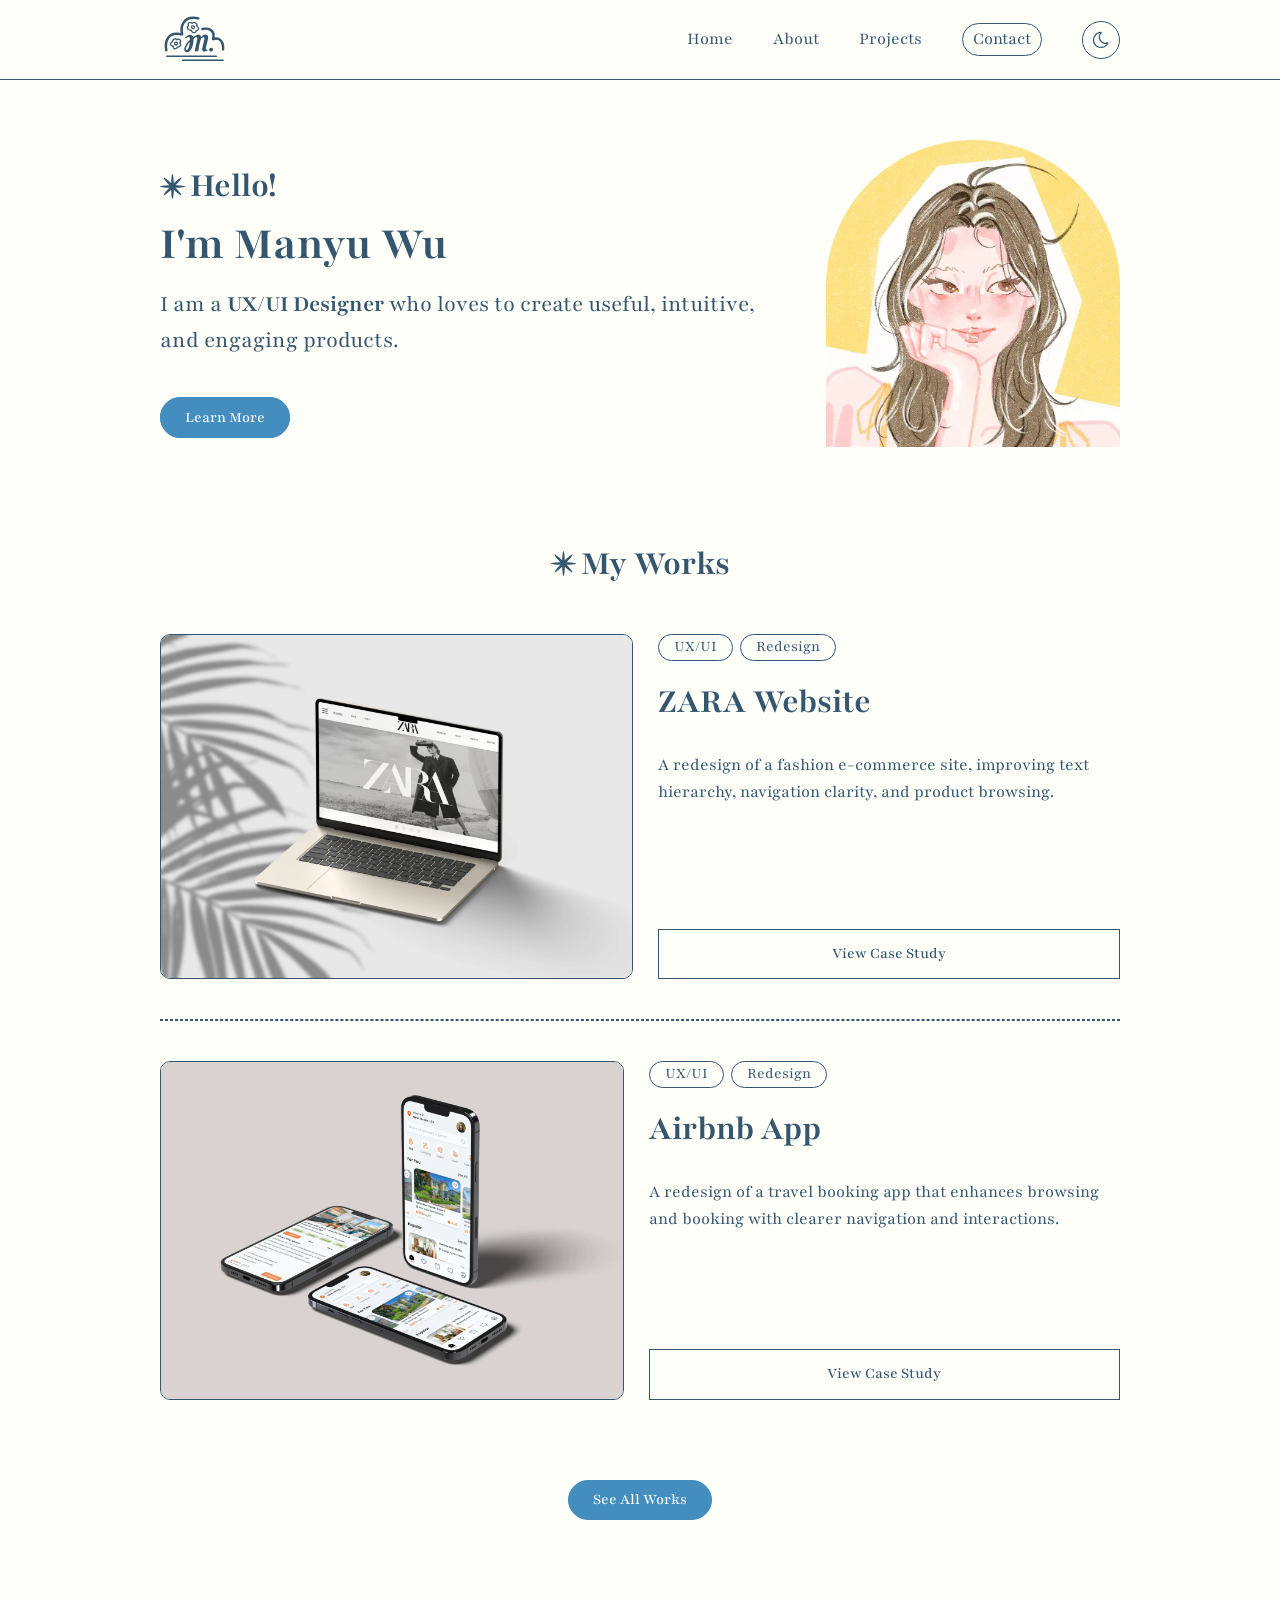
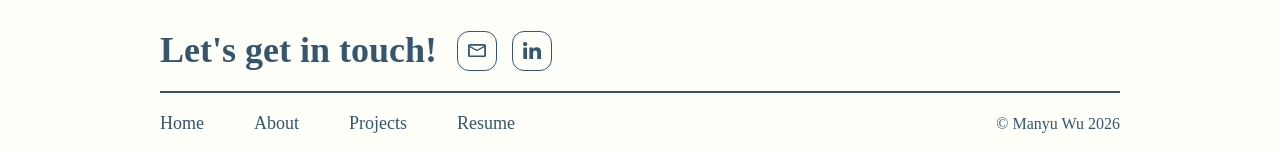
<file: index.html>
<!DOCTYPE html>
<html lang="en">
<head>
    <meta charset="UTF-8">
    <meta name="viewport" content="width=device-width, initial-scale=1.0">
    <title>Home</title>
    <link rel="stylesheet" href="normalize.css">
    <link rel="stylesheet" href="style.css">
</head>
<body>
    <header>
    <div class="navbar">
        <div class="container">
            <div class="nav_logo">
                <a href="index.html"><img src="images/logo-light.svg" alt="logo" class="logo"></a>
            </div>

            <div class="menu hidden">
                <a href="index.html" class="menuItem">Home</a>
                <a href="about.html" class="menuItem">About</a>
                <a href="projects.html" class="menuItem">Projects</a>
                <a href="mailto:mw3493@drexel.edu" class="menuItem2">Contact</a>

                <button type="button" id="themeToggle" class="theme-btn">
                    <img id="themeIcon" src="images/moon.svg" alt="theme icon">
                </button>
            </div>

            <div class="hamburger">
                <img src="images/menu-light.svg" alt="hamburger menu" class="menuIcon" width="55">
                <img src="images/close-light.svg" alt="close icon" class="closeIcon" width="55">
            </div>
        </div>
    </div>
    </header>

    <main>
        <section class="hero">
            <div class="hero_intro">
                <div class="text_area">
                    <div class="hero_subtitle">
                        <span class="star_icon"><img src="images/decoration.svg" alt="star" class="star"></span>
                        <h2>Hello!</h2>
                    </div>
                    <h1>I'm Manyu Wu</h1>
                    <p>‍I am a <b>UX/UI Designer</b> who loves to create useful, intuitive, and engaging products.</p>
                    <div class="hero_button">
                    <a href="about.html" class="button">Learn More</a>
                    </div>
                </div>
                <div class="hero_img">
                    <img
                        src="images/oc-800.webp"
                        srcset="
                            images/oc-400.webp 400w,
                            images/oc-800.webp 800w,
                            images/oc-1200.webp 1200w"
                        sizes="(max-width: 600px) 100vw,
                                (max-width: 1200px) 50vw, 33vw"
                        alt="self-portrait"
                        loading="lazy">
                </div>
            </div>
        </section>

            <section class="featured_projects">
             <div class="section_title">
                <span class="star_icon"><img src="images/decoration.svg" alt="star" class="star"></span>
                <h2>My Works</h2>
            </div>
                <div class="case_study">
                    <div class="image_block">
                        <img
                            src="images/zara_800.webp"
                            srcset="
                                images/zara_400.webp 400w,
                                images/zara_800.webp 800w,
                                images/zara_1200.webp 1200w"
                            sizes="(max-width: 600px) 100vw,
                                    (max-width: 1200px) 50vw, 33vw"
                            alt="ZARA redesign preview"
                            class="display_image"
                            loading="lazy">
                    </div>
                    <div class="text_block">
                        <div class="tags">
                            <span class="tag">UX/UI</span>
                            <span class="tag">Redesign</span>
                        </div>
                        <h2>ZARA Website</h2>
                        <p>A redesign of a fashion e-commerce site, improving text hierarchy, navigation clarity, and product browsing.</p>
                        <div class="case_study_btn">
                            <a href="zara-case-study.html" class="project_link">View Case Study</a>
                        </div>
                    </div>
                </div>
                <hr class="divider_line">
                 
                 <div class="case_study">
                    <div class="image_block">
                        <img
                            src="images/airbnb_800.webp"
                            srcset="
                                images/airbnb_400.webp 400w,
                                images/airbnb_800.webp 800w,
                                images/airbnb_1200.webp 1200w"
                            sizes="(max-width: 600px) 100vw,
                                    (max-width: 1200px) 50vw, 33vw"
                            alt="Airbnb redesign preview"
                            class="display_image"
                            loading="lazy">
                    </div>
                    <div class="text_block">
                        <div class="tags">
                            <span class="tag">UX/UI</span>
                            <span class="tag">Redesign</span>
                        </div>
                        <h2>Airbnb App</h2>
                        <p>A redesign of a travel booking app that enhances browsing and booking with clearer navigation and interactions.</p>
                        <div class="case_study_btn">
                        <a href="airbnb-case-study.html" class="project_link">View Case Study</a>
                        </div>
                    </div>
                </div>
            </section>

            <div class="project_btn">
            <a href="projects.html" class="button">See All Works</a>
            </div>
    </main>

    <footer id="footer">
        <div class="contact">
            <div class="cta">
                <h2>Let's get in touch!</h2>
            </div>
            <div class="contact_info">
            <a href="mailto:mw3493@drexel.edu" class="contact_link">
            <img src="images/email.svg" alt="email" class="contact_icon" id="email">
            </a>

            <a href="https://www.linkedin.com/in/manyu-wu-b71215334/" class="contact_link" target="_blank">
            <img src="images/linkedin.svg" alt="linkedin" class="contact_icon" id="linkedin">
            </a>
            </div>
        </div>
        <hr>
        <div class="footer_text">
            <div class="footer_pages">
                <a href="index.html" class="pages">Home</a>
                <a href="about.html" class="pages">About</a>
                <a href="projects.html" class="pages">Projects</a>
                <a href="resume.html" class="pages">Resume</a>
                </div>
            <div class="small_text">
                <span class>&copy; Manyu Wu 2026</span>
            </div>
        </div>
    </footer>
    <script src="main.js"></script>
</body>
</html>
</file>
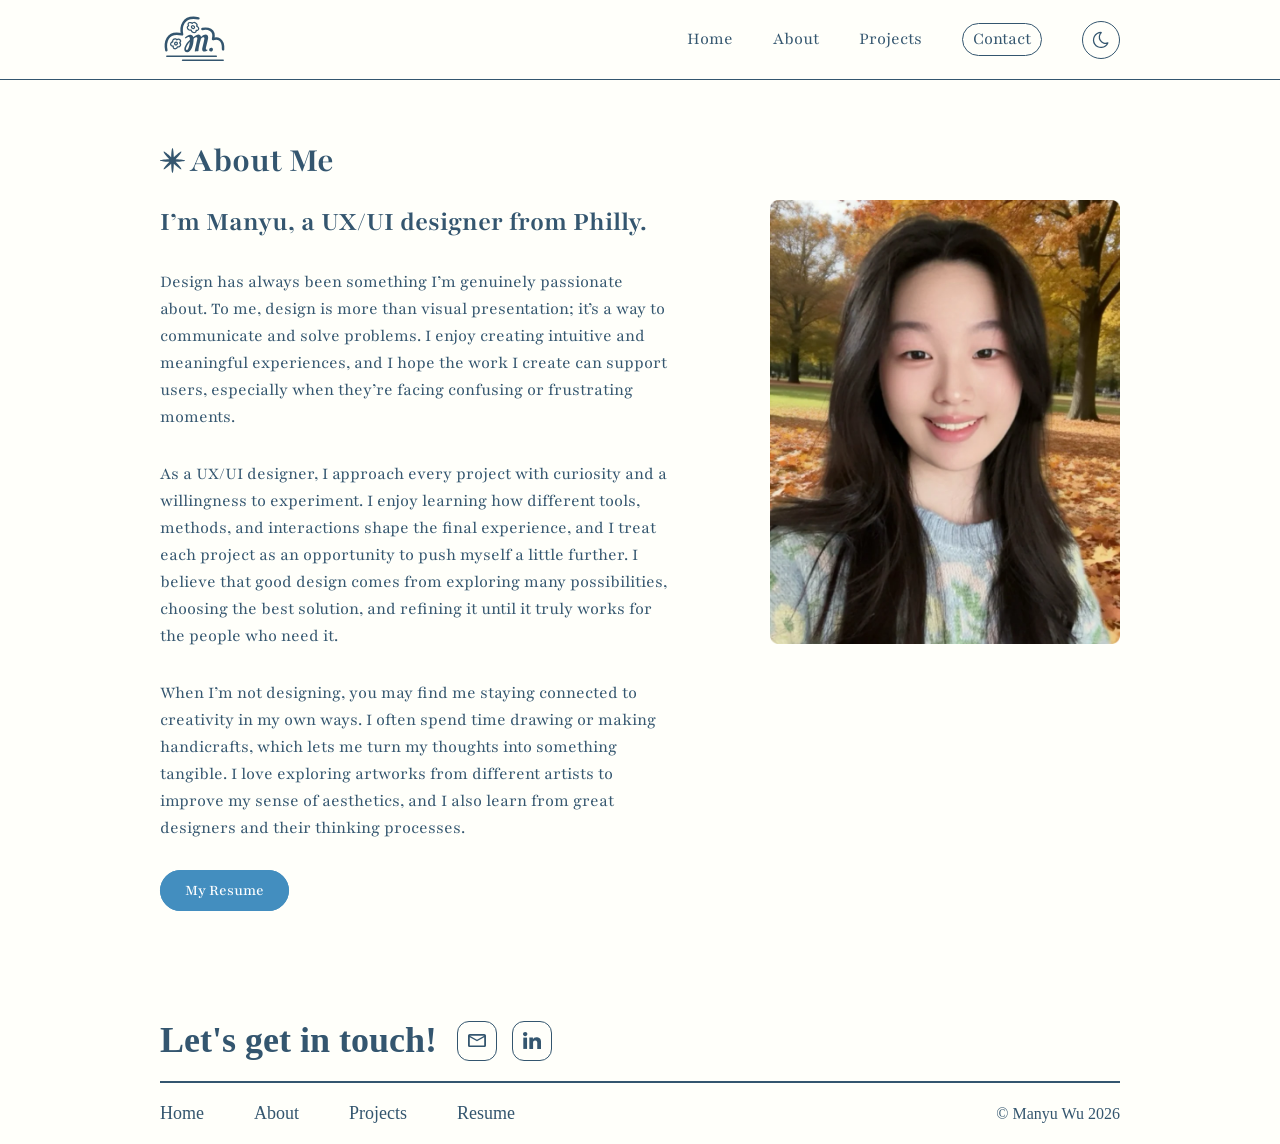
<file: about.html>
<!DOCTYPE html>
<html lang="en">
<head>
    <meta charset="UTF-8">
    <meta name="viewport" content="width=device-width, initial-scale=1.0">
    <title>About</title>
    <link rel="stylesheet" href="normalize.css">
    <link rel="stylesheet" href="style.css">
</head>
<body>
   <header>
    <div class="navbar">
        <div class="container">
            <div class="nav_logo">
            <a href="index.html"><img src="images/logo-light.svg" alt="logo" class="logo"></a>
            </div>

            <div class="menu hidden">
                <a href="index.html" class="menuItem">Home</a>
                <a href="about.html" class="menuItem">About</a>
                <a href="projects.html" class="menuItem">Projects</a>
                <a href="mailto:mw3493@drexel.edu" class="menuItem2">Contact</a>

                <button type="button" id="themeToggle" class="theme-btn">
                    <img id="themeIcon" src="images/moon.svg" alt="theme icon">
                </button>
            </div>

            <div class="hamburger">
                <img src="images/menu-light.svg" alt="hamburger menu" class="menuIcon" width="55">
                <img src="images/close-light.svg" alt="close icon" class="closeIcon" width="55">
            </div>
        </div>
    </div>
    </header>

    <main class="about">
        <div class="about_me">
            <div class="about_title">
                    <span class="star_icon"><img src="images/decoration.svg" alt="star" class="star"></span>
                    <h2>About Me</h2>
            </div>
            <div class="intro_paragraphs">
            <h3>I’m Manyu, a UX/UI designer from Philly.</h3>
            <p>Design has always been something I’m genuinely passionate about. To me, design is more than visual presentation; 
            it’s a way to communicate and solve problems. I enjoy creating intuitive and meaningful experiences, and I hope the work I create can support users, 
            especially when they’re facing confusing or frustrating moments.</p>
            <p>As a UX/UI designer, I approach every project with curiosity and a willingness to experiment. I enjoy learning how different tools, methods, 
            and interactions shape the final experience, and I treat each project as an opportunity to push myself a little further. 
            I believe that good design comes from exploring many possibilities, choosing the best solution, and refining it until it truly works for the people who need it.</p>
            <p>When I’m not designing, you may find me staying connected to creativity in my own ways. I often spend time drawing or making handicrafts, which lets me turn my thoughts into something tangible. 
            I love exploring artworks from different artists to improve my sense of aesthetics, and I also learn from great designers and their thinking processes. </p>
            </div>

            <div class="resume">
                <a href="resume.html" class="button">My Resume</a>
            </div>
        </div>
        <div class="selfie">
            <img
                src="images/myphoto_800.webp"
                srcset="
                    images/myphoto_400.webp 400w,
                    images/myphoto_800.webp 800w,
                    images/myphoto_1200.webp 1200w"
                sizes="(max-width: 600px) 100vw,
                (max-width: 1200px) 50vw, 33vw"
                alt="selfie"
                class="selfie_photo"
                loading="lazy">
        </div>
    </main>
    

    <footer id="footer">
        <div class="contact">
            <div class="cta">
                <h2>Let's get in touch!</h2>
            </div>
            <div class="contact_info">
            <a href="mailto:mw3493@drexel.edu" class="contact_link">
            <img src="images/email.svg" alt="email" class="contact_icon" id="email">
            </a>

            <a href="https://www.linkedin.com/in/manyu-wu-b71215334/" class="contact_link" target="_blank">
            <img src="images/linkedin.svg" alt="linkedin" class="contact_icon"  id="linkedin">
            </a>
            </div>
        </div>
        <hr>
        <div class="footer_text">
            <div class="footer_pages">
                <a href="index.html" class="pages">Home</a>
                <a href="about.html" class="pages">About</a>
                <a href="projects.html" class="pages">Projects</a>
                <a href="resume.html" class="pages">Resume</a>
                </div>
            <div class="small_text">
                <span class>&copy; Manyu Wu 2026</span>
            </div>
        </div>
    </footer>
    <script src="main.js"></script>
</body>
</html>
</file>
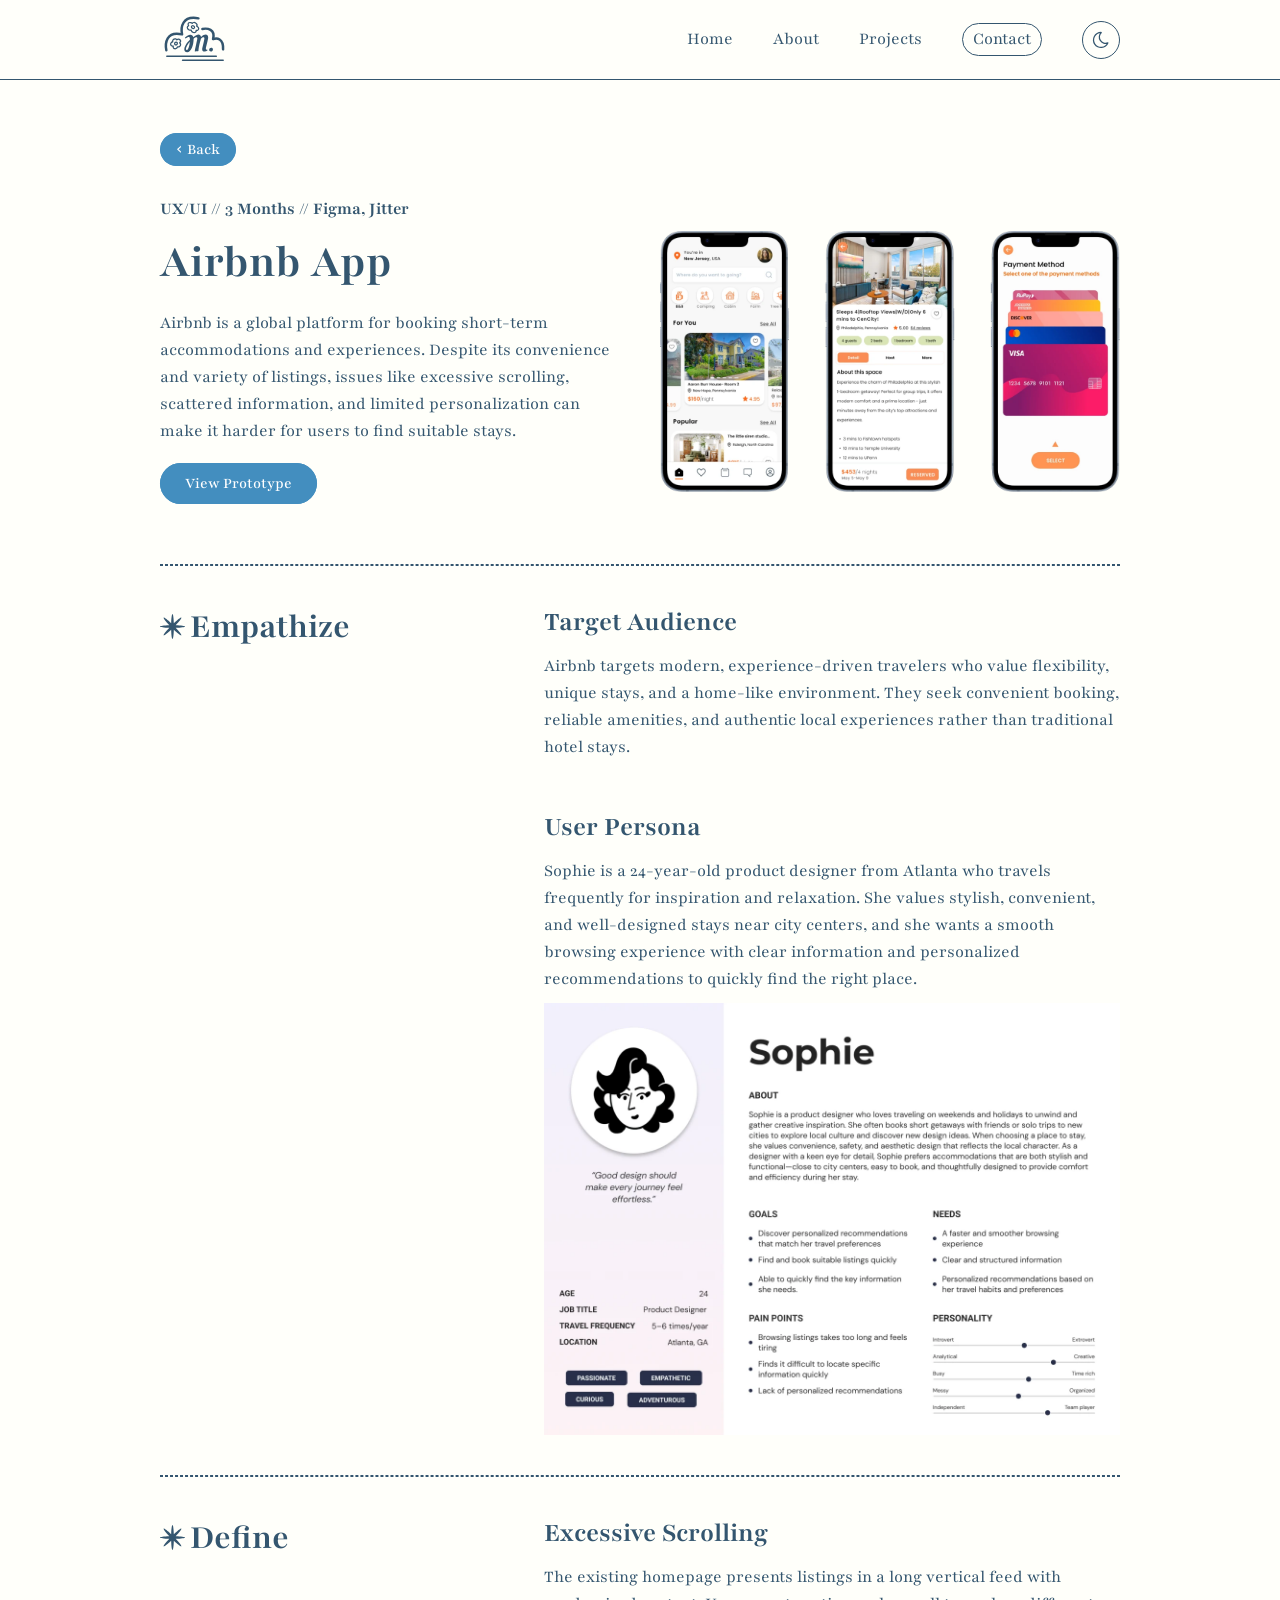
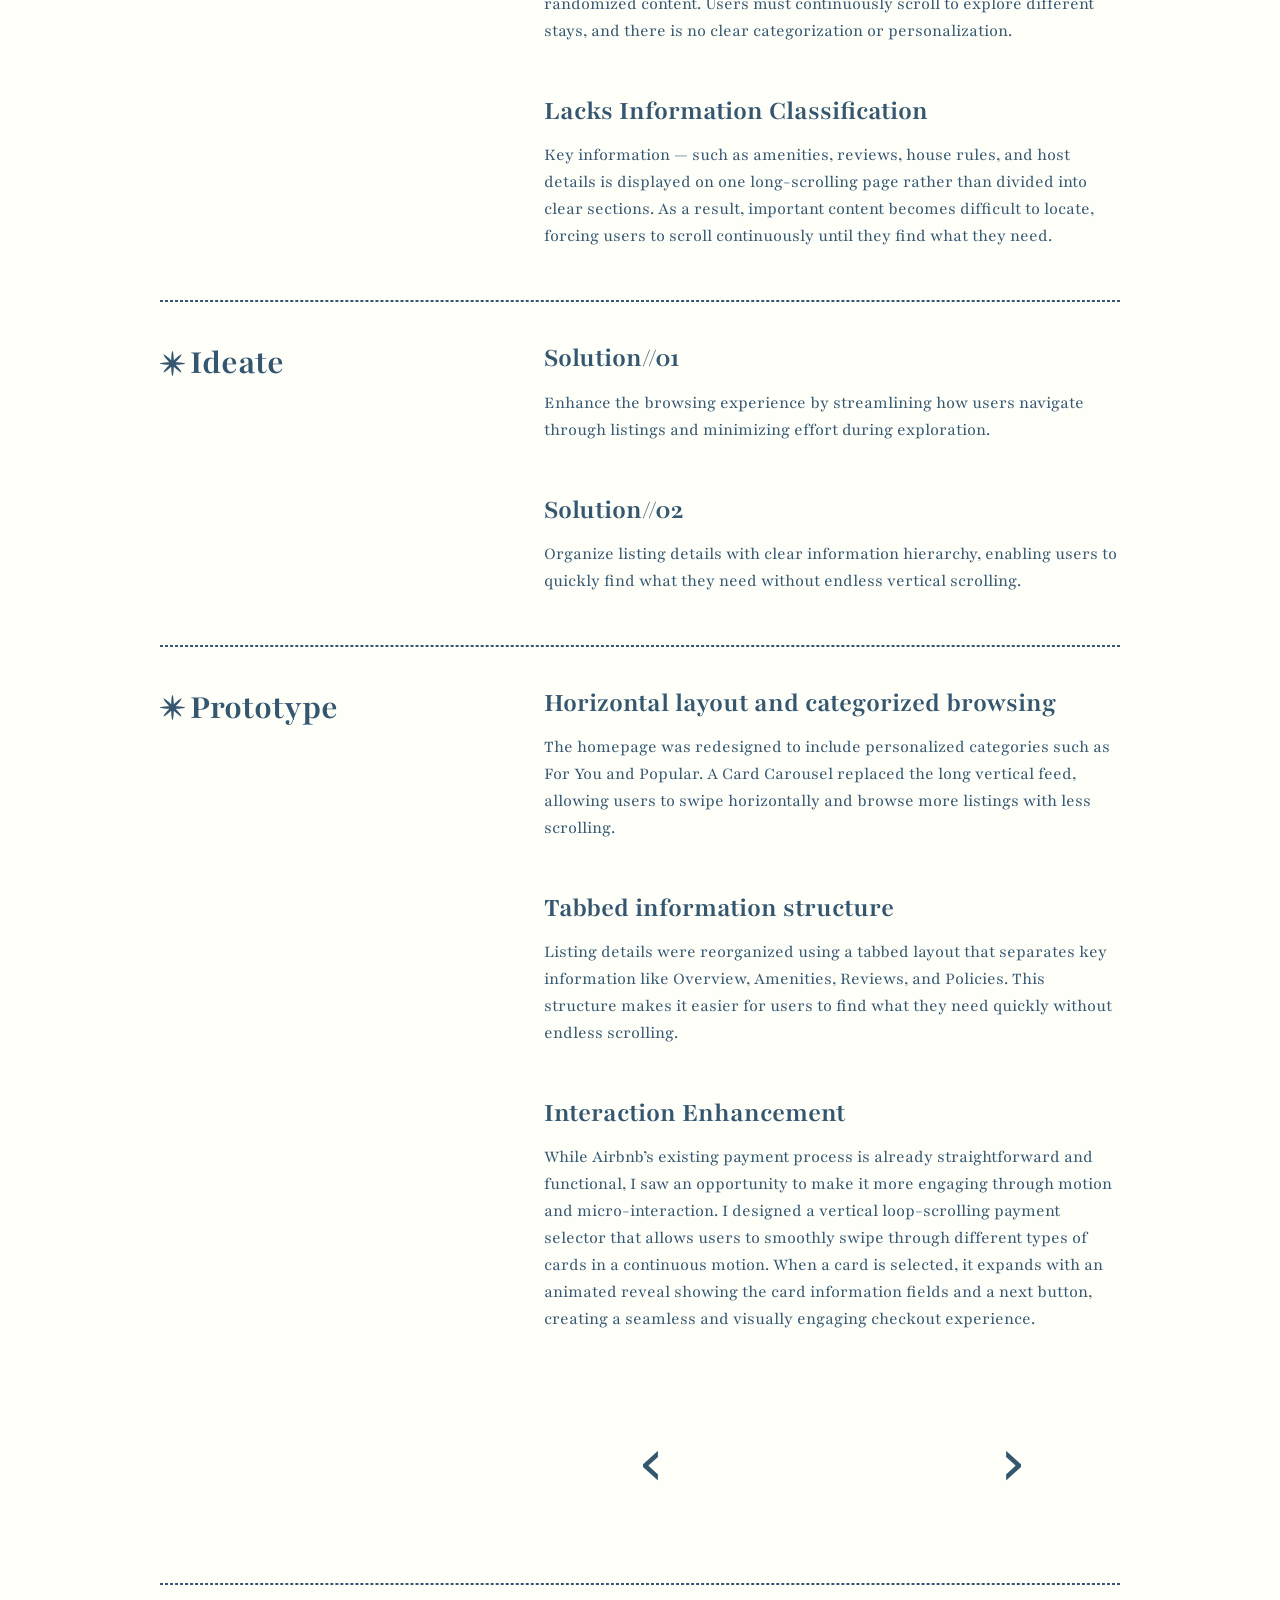
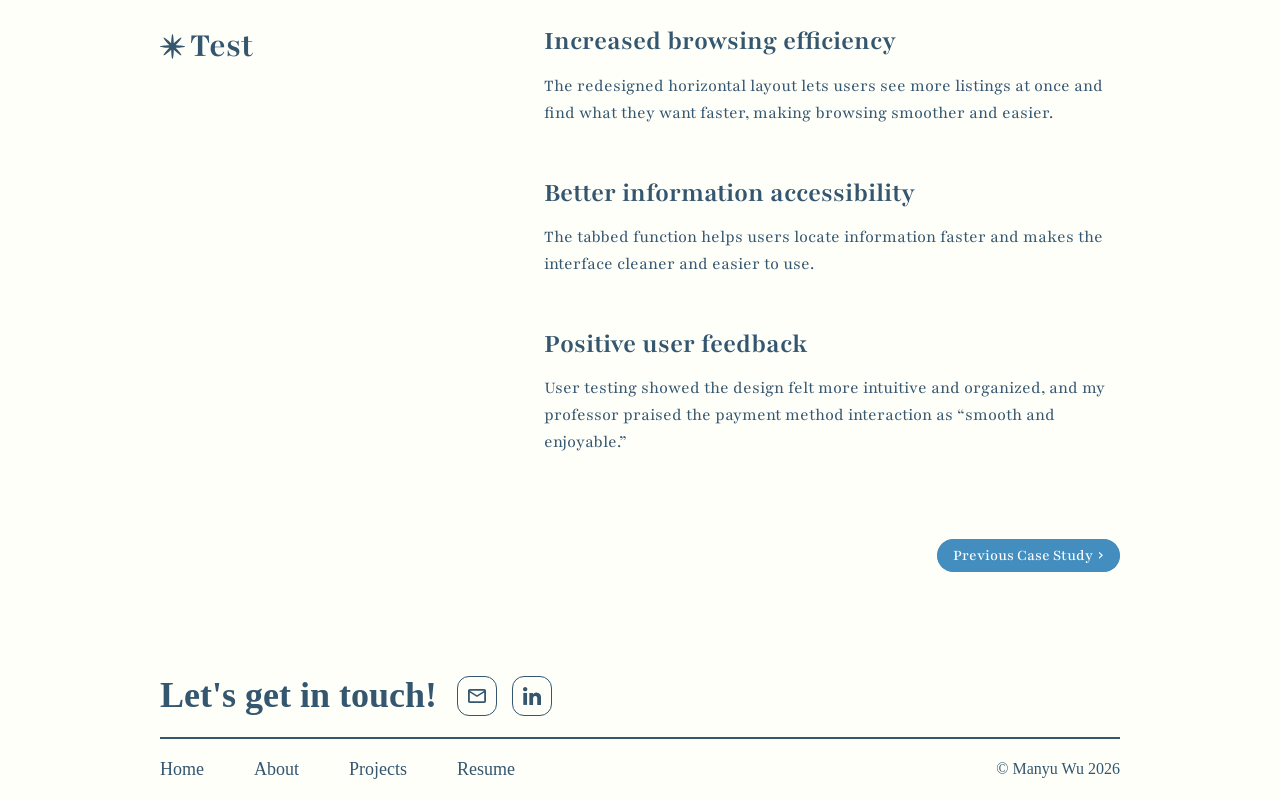
<file: airbnb-case-study.html>
<!DOCTYPE html>
<html lang="en">
<head>
    <meta charset="UTF-8">
    <meta name="viewport" content="width=device-width, initial-scale=1.0">
    <title>Airbnb App Redesign</title>
    <link rel="stylesheet" href="normalize.css">
    <link rel="stylesheet" href="style.css">
</head>
<body>
    <header>
    <div class="navbar">
        <div class="container">
            <div class="nav_logo">
            <a href="index.html"><img src="images/logo-light.svg" alt="logo" class="logo"></a>
            </div>

            <div class="menu hidden">
                <a href="index.html" class="menuItem">Home</a>
                <a href="about.html" class="menuItem">About</a>
                <a href="projects.html" class="menuItem">Projects</a>
                <a href="mailto:mw3493@drexel.edu" class="menuItem2">Contact</a>

                <button type="button" id="themeToggle" class="theme-btn">
                    <img id="themeIcon" src="images/moon.svg" alt="theme icon">
                </button>
            </div>

            <div class="hamburger">
                <img src="images/menu-light.svg" alt="hamburger menu" class="menuIcon" width="55">
                <img src="images/close-light.svg" alt="close icon" class="closeIcon" width="55">
            </div>
        </div>
    </div>
    </header>

    <main class="case-study">
        <div class="back_btn">
            <a href="projects.html" class="sub_btn"><span class="arrow">&#8249;</span>Back</a>
        </div>
        <section class="overview">
            <div class="intro">
                <div class="intro_subtitle">
                    <h4>UX/UI // 3 Months // Figma, Jitter</h4>
                </div>
                <div class="project_name">
                    <h1>Airbnb App</h1>
                </div>
                <div>
                    <p>Airbnb is a global platform for booking short-term accommodations and experiences. Despite its convenience and variety of listings, issues like excessive scrolling, scattered information, and limited personalization can make it harder for users to find suitable stays.</p>
                </div>
                <div class="prototype_button">
                    <a href="https://www.figma.com/proto/5qMEfDUKks3OlsmjpldUUa/Airbnb-Redesign-Prototype?node-id=44-1368&t=1bRRziSp4acTu5pe-1&scaling=scale-down&content-scaling=fixed&page-id=0%3A1&starting-point-node-id=44%3A1368" target="_blank" class="button">View Prototype</a>
                </div>
            </div>
            <div>
                <img
                    src="images/airbnb_mockup.webp"
                    srcset="
                        images/airbnb_mockup_small.webp 400w,
                        images/airbnb_mockup.webp 800w,
                        images/airbnb_mockup_large.webp 1200w"
                     sizes="(max-width: 600px) 100vw,
                    (max-width: 1200px) 50vw, 33vw"   
                        alt="airbnb mockup"
                        class="project_img"
                        loading="lazy">
            </div>
        </section>
            <hr class="divider_line">
            <section class="info-block">
                <div class="section_title2">
                    <span class="star_icon"><img src="images/decoration.svg" alt="star" class="star"></span>
                    <h2>Empathize</h2>
                </div>
                <div class="projectInfo">
                    <div class="info">
                        <h3>Target Audience</h3>
                        <p>Airbnb targets modern, experience-driven travelers who value flexibility, unique stays, and a home-like environment. They seek convenient booking, reliable amenities, and authentic local experiences rather than traditional hotel stays.</p>
                    </div>

                    <div class="info">
                        <h3>User Persona</h3>
                        <p>Sophie is a 24-year-old product designer from Atlanta who travels frequently for inspiration and relaxation. She values stylish, convenient, and well-designed stays near city centers, and she wants a smooth browsing experience with clear information and personalized recommendations to quickly find the right place.</p>
                        <div>
                            <img
                                src="images/user_persona_airbnb_800.webp"
                                srcset="
                                    images/user_persona_airbnb_400.webp 400w,
                                    images/user_persona_airbnb_800.webp 800w,
                                    images/user_persona_airbnb_1200.webp 1200w"
                                sizes="(max-width: 600px) 100vw,
                                (max-width: 1200px) 50vw, 33vw"   
                                    alt="user persona"
                                    class="project_img"
                                    loading="lazy">
                        </div>
                    </div>
                </div>
            </section>
            <hr class="divider_line">
            <section class="info-block">
                <div class="section_title2">
                    <span class="star_icon"><img src="images/decoration.svg" alt="star" class="star"></span>
                    <h2>Define</h2>
                </div>
                <div class="projectInfo">
                    <div class="info">
                        <h3>Excessive Scrolling</h3>
                        <p>The existing homepage presents listings in a long vertical feed with randomized content. Users must continuously scroll to explore different stays, and there is no clear categorization or personalization.</p>
                    </div>
                    <div class="info">
                        <h3>Lacks Information Classification</h3>
                        <p>Key information — such as amenities, reviews, house rules, and host details is displayed on one long-scrolling page rather than divided into clear sections. As a result, important content becomes difficult to locate, forcing users to scroll continuously until they find what they need.</p>
                    </div>
                </div>
            </section>
            <hr class="divider_line">

            <section class="info-block">
                <div class="section_title2">
                    <span class="star_icon"><img src="images/decoration.svg" alt="star" class="star"></span>
                    <h2>Ideate</h2>
                </div>
                <div class="projectInfo">
                    <div class="info">
                        <h3>Solution//01</h3>
                        <p>Enhance the browsing experience by streamlining how users navigate through listings and minimizing effort during exploration.</p>
                    </div>
                    <div class="info">
                        <h3>Solution//02</h3>
                        <p>Organize listing details with clear information hierarchy, enabling users to quickly find what they need without endless vertical scrolling.</p>
                    </div>
                </div>
            </section>
            <hr class="divider_line">
            <section class="info-block">
                 <div class="section_title2">
                    <span class="star_icon"><img src="images/decoration.svg" alt="star" class="star"></span>
                    <h2>Prototype</h2>
                </div>
                <div class="projectInfo">
                    <div class="info">
                        <h3>Horizontal layout and categorized browsing</h3>
                        <p>The homepage was redesigned to include personalized categories such as For You and Popular. A Card Carousel replaced the long vertical feed, allowing users to swipe horizontally and browse more listings with less scrolling.</p>
                    </div>
                    <div class="info">
                        <h3>Tabbed information structure</h3>
                        <p>Listing details were reorganized using a tabbed layout that separates key information like Overview, Amenities, Reviews, and Policies. This structure makes it easier for users to find what they need quickly without endless scrolling.</p>
                    </div>
                    <div class="info">
                        <h3>Interaction Enhancement</h3>
                        <p>While Airbnb’s existing payment process is already straightforward and functional, I saw an opportunity to make it more engaging through motion and micro-interaction. I designed a vertical loop-scrolling payment selector that allows users to smoothly swipe through different types of cards in a continuous motion. 
                        When a card is selected, it expands with an animated reveal showing the card information fields and a next button, creating a seamless and visually engaging checkout experience.</p>
                    </div>
                    <div class="demo_video">
                        <div class="slider">
                            <video autoplay loop muted playsinline>
                                <source src="videos/homepage.mp4" type="video/mp4">
                            </video>
                            <video autoplay loop muted playsinline>
                                <source src="videos/detail.mp4" type="video/mp4">
                            </video>
                            <video autoplay loop muted playsinline>
                                <source src="videos/payment.mp4" type="video/mp4">
                            </video>
                        </div>
                        <div class="navBtn">
                            <button class="slide_btn prev_btn">&#8249;</button>
                            <button class="slide_btn next_btn">&#8250;</button>
                        </div>
                    </div>
                </div>
            </section>
            <hr class="divider_line">
            <section class="info-block">
                <div class="section_title2">
                    <span class="star_icon"><img src="images/decoration.svg" alt="star" class="star"></span>
                    <h2>Test</h2>
                </div>
                <div class="projectInfo">
                    <div class="info">
                        <h3>Increased browsing efficiency</h3>
                        <p>The redesigned horizontal layout lets users see more listings at once and find what they want faster, making browsing smoother and easier.</p>
                    </div>
                    <div class="info">
                        <h3>Better information accessibility</h3>
                        <p>The tabbed function helps users locate information faster and makes the interface cleaner and easier to use.</p>
                    </div>
                    <div class="info">
                        <h3>Positive user feedback</h3>
                        <p>User testing showed the design felt more intuitive and organized, and my professor praised the payment method interaction as “smooth and enjoyable.”</p>
                    </div>
                </div>
            </section>

       <div class="case_study_link">
            <a href="zara-case-study.html" class="sub_btn">Previous Case Study<span class="arrow2">&#8250;</span></a>
        </div>
    </main>

    <footer id="footer">
        <div class="contact">
            <div class="cta">
                <h2>Let's get in touch!</h2>
            </div>
            <div class="contact_info">
            <a href="mailto:mw3493@drexel.edu" class="contact_link">
            <img src="images/email.svg" alt="email" class="contact_icon" id="email">
            </a>

            <a href="https://www.linkedin.com/in/manyu-wu-b71215334/" class="contact_link" target="_blank">
            <img src="images/linkedin.svg" alt="linkedin" class="contact_icon" id="linkedin">
            </a>
            </div>
        </div>
        <hr>
        <div class="footer_text">
            <div class="footer_pages">
                <a href="index.html" class="pages">Home</a>
                <a href="about.html" class="pages">About</a>
                <a href="projects.html" class="pages">Projects</a>
                <a href="resume.html" class="pages">Resume</a>
                </div>
            <div class="small_text">
                <span class>&copy; Manyu Wu 2026</span>
            </div>
        </div>
    </footer>
    <script src="main.js"></script>
</body>
</html>
</file>
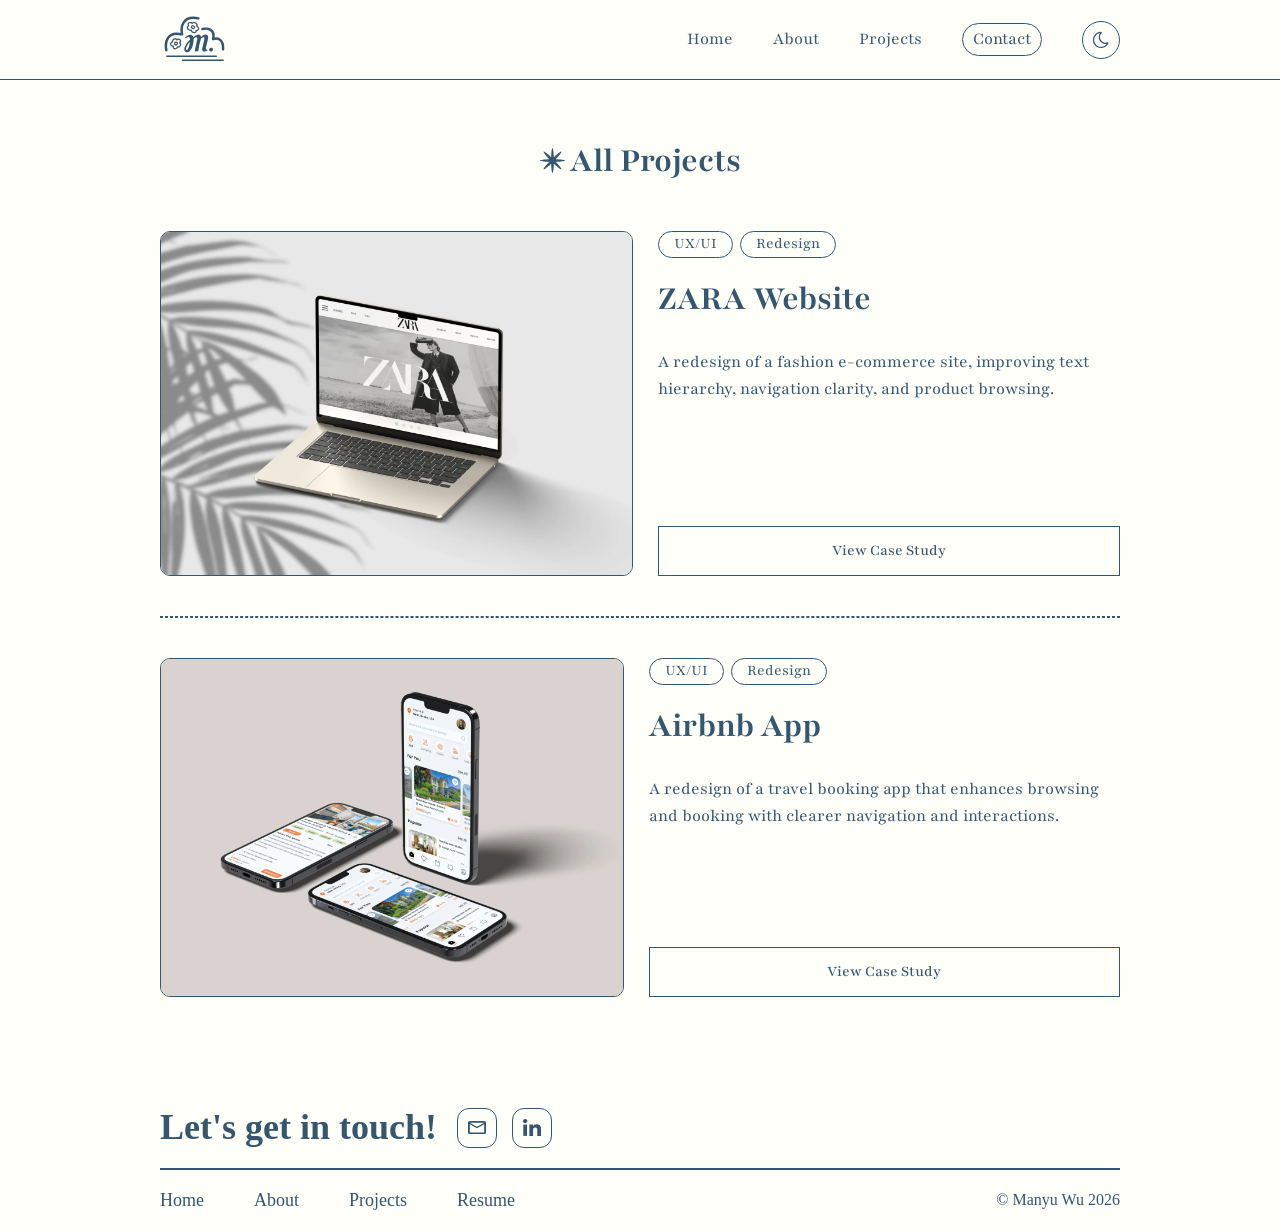
<file: projects.html>
<!DOCTYPE html>
<html lang="en">
<head>
    <meta charset="UTF-8">
    <meta name="viewport" content="width=device-width, initial-scale=1.0">
    <title>Projects</title>
    <link rel="stylesheet" href="normalize.css">
    <link rel="stylesheet" href="style.css">
</head>
<body>
     <header>
    <div class="navbar">
        <div class="container">
            <div class="nav_logo">
            <a href="index.html"><img src="images/logo-light.svg" alt="logo" class="logo"></a>
            </div>

            <div class="menu hidden">
                <a href="index.html" class="menuItem">Home</a>
                <a href="about.html" class="menuItem">About</a>
                <a href="projects.html" class="menuItem">Projects</a>
                <a href="mailto:mw3493@drexel.edu" class="menuItem2">Contact</a>

                <button type="button" id="themeToggle" class="theme-btn">
                    <img id="themeIcon" src="images/moon.svg" alt="theme icon">
                </button>
            </div>

            <div class="hamburger">
                <img src="images/menu-light.svg" alt="hamburger menu" class="menuIcon" width="55">
                <img src="images/close-light.svg" alt="close icon" class="closeIcon" width="55">
            </div>
        </div>
    </div>
    </header>

    <main>
         <section class="featured_projects">
             <div class="section_title">
                <span class="star_icon"><img src="images/decoration.svg" alt="star" class="star"></span>
                <h2>All Projects</h2>
            </div>
                <div class="case_study">
                    <div class="image_block">
                        <img
                            src="images/zara_800.webp"
                            srcset="
                                images/zara_400.webp 400w,
                                images/zara_800.webp 800w,
                                images/zara_1200.webp 1200w"
                            sizes="(max-width: 600px) 100vw,
                                    (max-width: 1200px) 50vw, 33vw"
                            alt="ZARA redesign preview"
                            class="display_image"
                            loading="lazy">
                    </div>
                    <div class="text_block">
                        <div class="tags">
                            <span class="tag">UX/UI</span>
                            <span class="tag">Redesign</span>
                        </div>
                        <h2>ZARA Website</h2>
                        <p>A redesign of a fashion e-commerce site, improving text hierarchy, navigation clarity, and product browsing.</p>
                        <div class="case_study_btn">
                        <a href="zara-case-study.html" class="project_link">View Case Study</a>
                        </div>
                    </div>
                </div>
                <hr class="divider_line">
                 
                 <div class="case_study">
                    <div class="image_block">
                        <img
                            src="images/airbnb_800.webp"
                            srcset="
                                images/airbnb_400.webp 400w,
                                images/airbnb_800.webp 800w,
                                images/airbnb_1200.webp 1200w"
                            sizes="(max-width: 600px) 100vw,
                                    (max-width: 1200px) 50vw, 33vw"
                            alt="Airbnb redesign preview"
                            class="display_image"
                            loading="lazy">
                    </div>
                    <div class="text_block">
                        <div class="tags">
                            <span class="tag">UX/UI</span>
                            <span class="tag">Redesign</span>
                        </div>
                        <h2>Airbnb App</h2>
                        <p>A redesign of a travel booking app that enhances browsing and booking with clearer navigation and interactions.</p>
                        <div class="case_study_btn">
                        <a href="airbnb-case-study.html" class="project_link">View Case Study</a>
                        </div>
                    </div>
                </div>
            </section>
    </main>

    <footer id="footer">
        <div class="contact">
            <div class="cta">
                <h2>Let's get in touch!</h2>
            </div>
            <div class="contact_info">
            <a href="mailto:mw3493@drexel.edu" class="contact_link">
            <img src="images/email.svg" alt="email" class="contact_icon" id="email">
            </a>

            <a href="https://www.linkedin.com/in/manyu-wu-b71215334/" class="contact_link" target="_blank">
            <img src="images/linkedin.svg" alt="linkedin" class="contact_icon" id="linkedin">
            </a>
            </div>
        </div>
        <hr>
        <div class="footer_text">
            <div class="footer_pages">
                <a href="index.html" class="pages">Home</a>
                <a href="about.html" class="pages">About</a>
                <a href="projects.html" class="pages">Projects</a>
                <a href="resume.html" class="pages">Resume</a>
                </div>
            <div class="small_text">
                <span class>&copy; Manyu Wu 2026</span>
            </div>
        </div>
    </footer>
    <script src="main.js"></script>
</body>
</html>
</file>
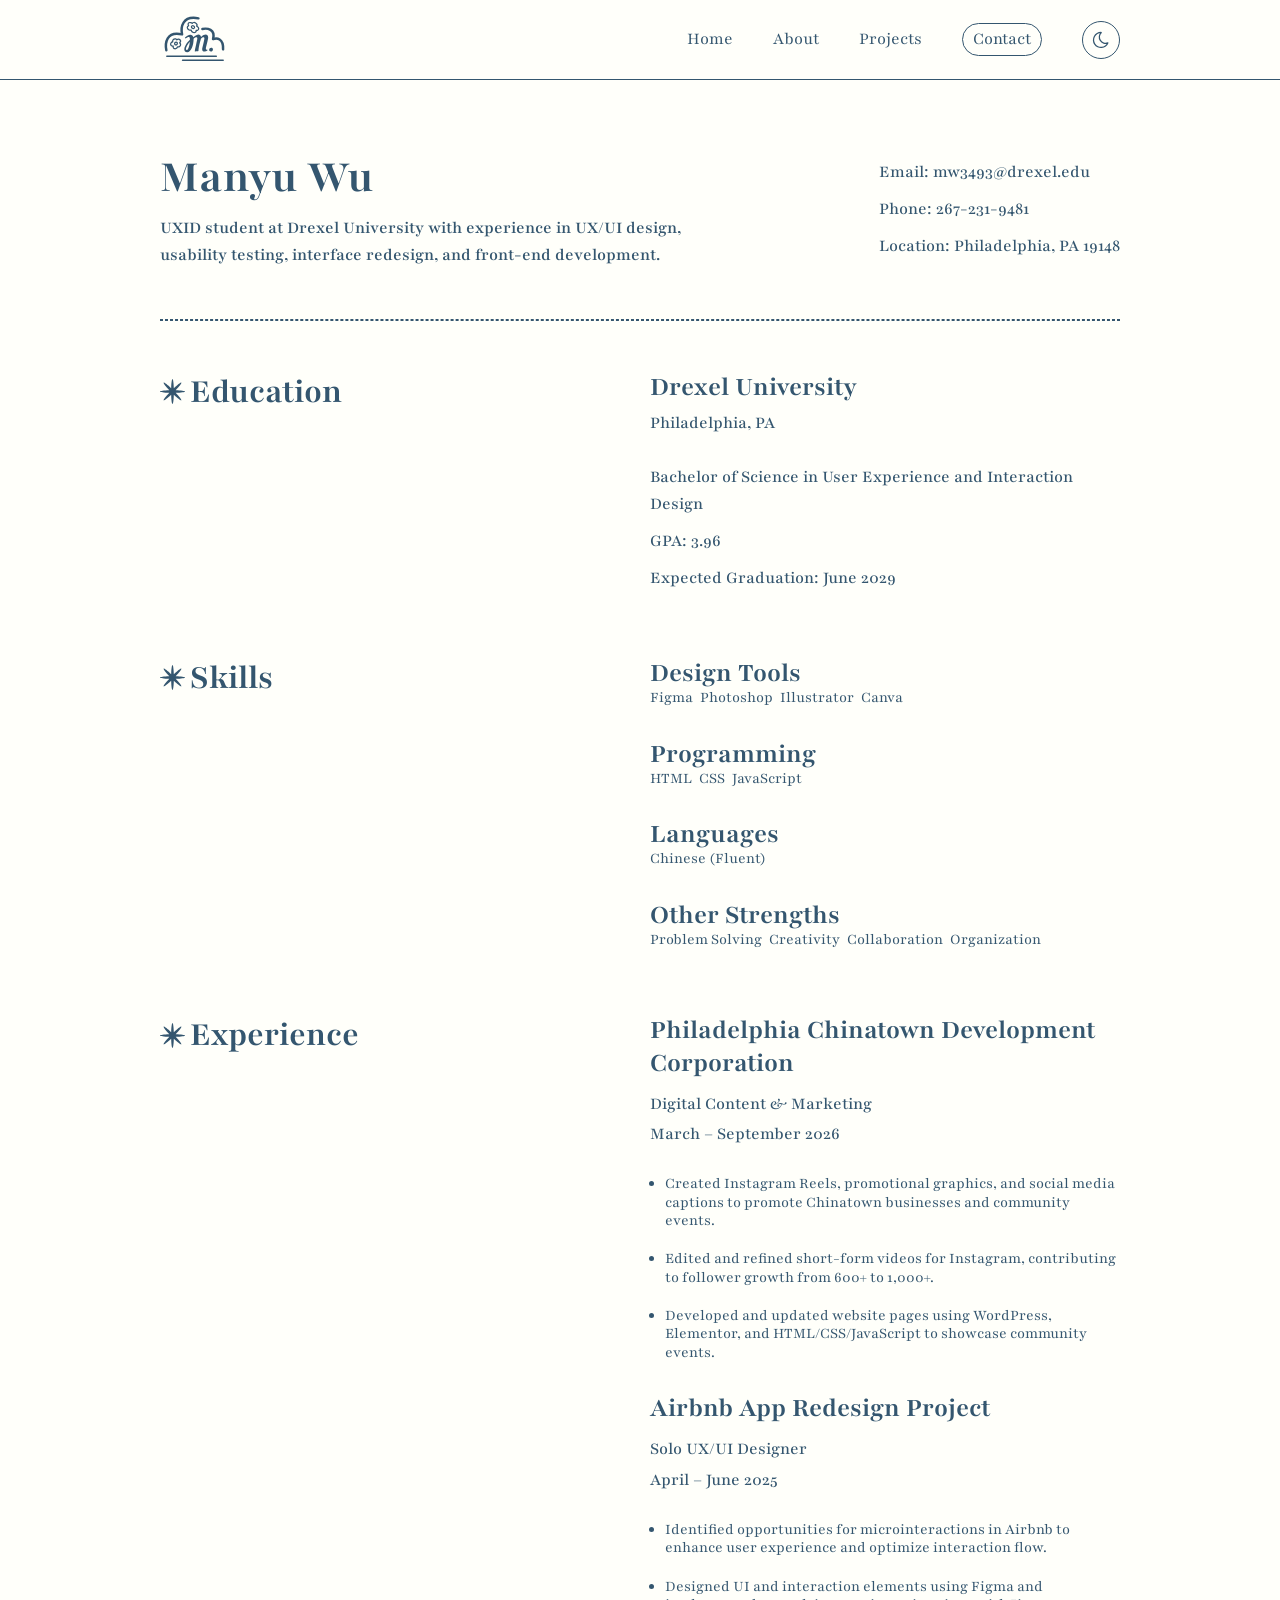
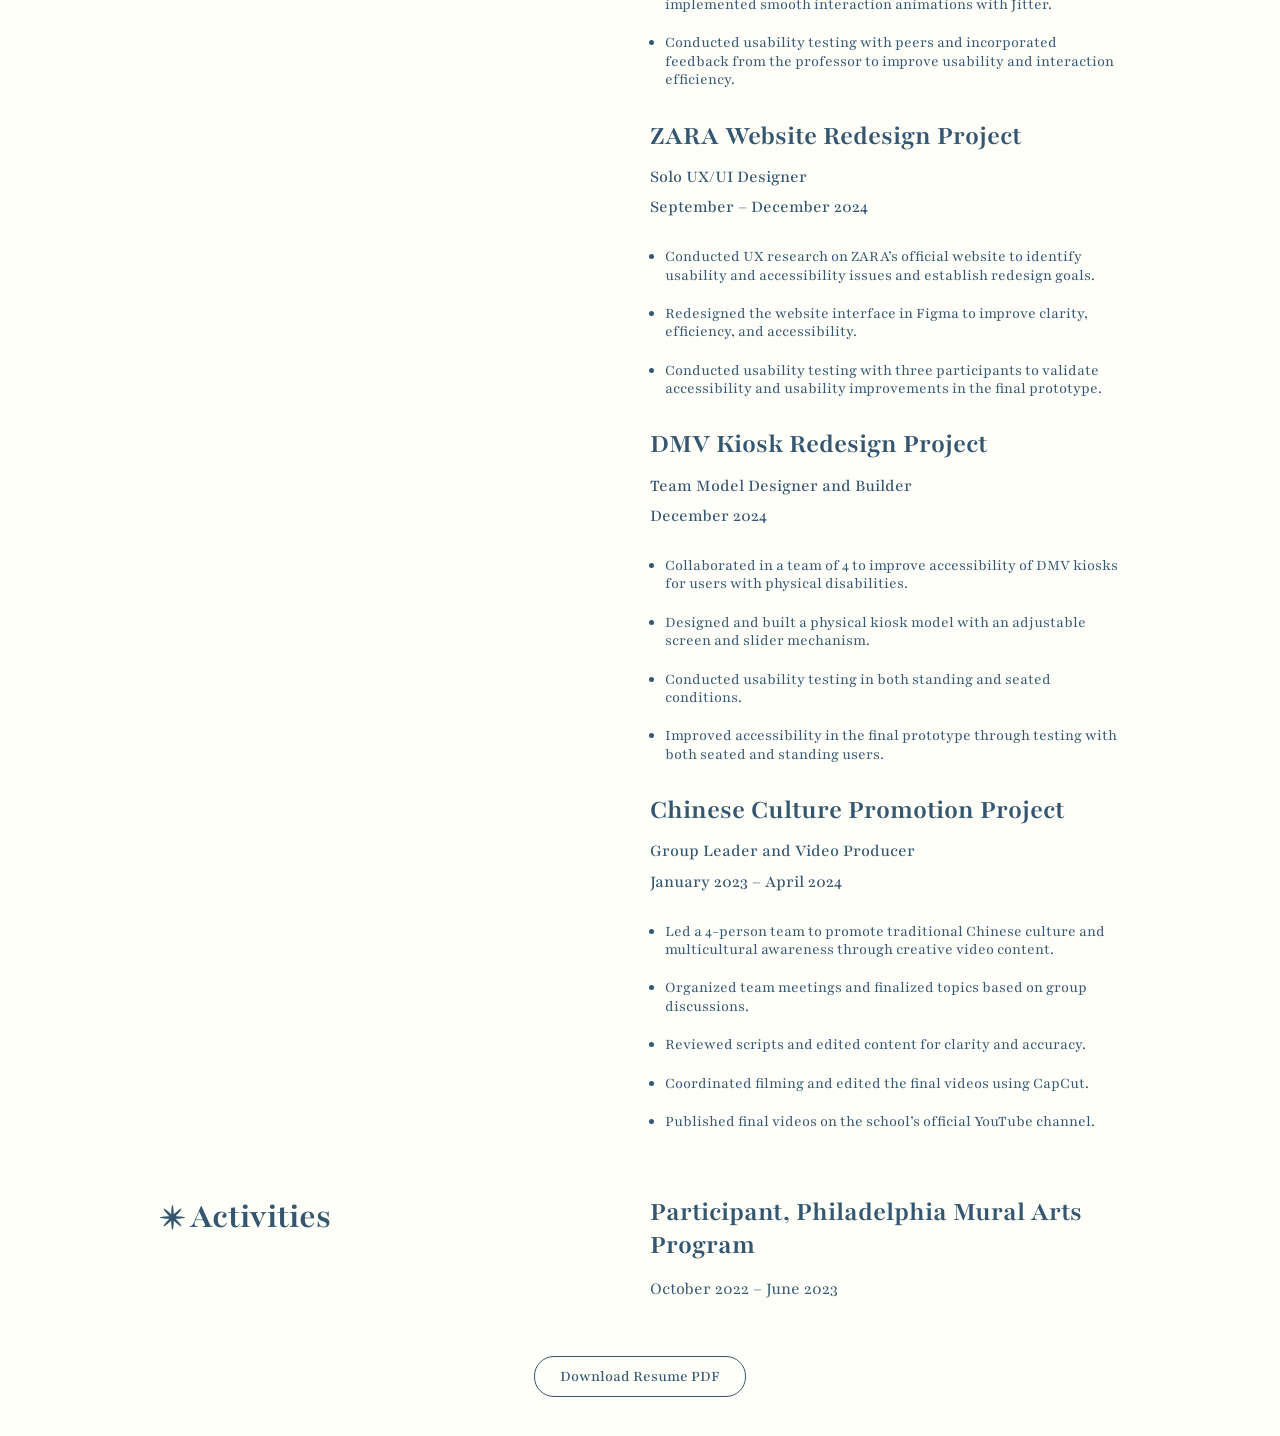
<file: resume.html>
<!DOCTYPE html>
<html lang="en">
<head>
  <meta charset="UTF-8">
  <meta name="viewport" content="width=device-width, initial-scale=1.0">
  <title>Resume</title>
  <link rel="stylesheet" href="normalize.css">
  <link rel="stylesheet" href="style.css">
</head>
<body>
  <header>
    <div class="navbar">
      <div class="container">
        <div class="nav_logo">
          <a href="index.html">
            <img src="images/logo-light.svg" alt="logo" class="logo">
          </a>
        </div>

        <div class="menu hidden">
          <a href="index.html" class="menuItem">Home</a>
          <a href="about.html" class="menuItem">About</a>
          <a href="projects.html" class="menuItem">Projects</a>
          <a href="mailto:mw3493@drexel.edu" class="menuItem2">Contact</a>

          <button type="button" id="themeToggle" class="theme-btn">
            <img id="themeIcon" src="images/moon.svg" alt="theme icon">
          </button>
        </div>

        <div class="hamburger">
          <img src="images/menu-light.svg" alt="hamburger menu" class="menuIcon" width="55">
          <img src="images/close-light.svg" alt="close icon" class="closeIcon" width="55">
        </div>
      </div>
    </div>
  </header>

  <main class="resume_page">
    <section class="hero2">
      <div class="self_introduction">
        <h1>Manyu Wu</h1>
        <p>
          UXID student at Drexel University with experience in UX/UI design,
          usability testing, interface redesign, and front-end development.
        </p>
      </div>

      <div class="contactInfo">
        <p><a href="mailto:mw3493@drexel.edu" class="link">Email: mw3493@drexel.edu</a></p>
        <p><a href="tel:2672319481" class="link">Phone: 267-231-9481</a></p>
        <p>Location: Philadelphia, PA 19148</p>
      </div>
    </section>

    <hr class="line">

    <section class="resume_section">
      <div class="left">
        <div class="hero_subtitle">
          <span class="star_icon">
            <img src="images/decoration.svg" alt="star" class="star">
          </span>
          <h2>Education</h2>
        </div>
      </div>

      <div class="right">
        <div class="item-top">
          <h3>Drexel University</h3>
          <span>Philadelphia, PA</span>
        </div>
        <div class="resumeInfo">
          <p>Bachelor of Science in User Experience and Interaction Design</p>
          <p>GPA: 3.96</p>
          <p>Expected Graduation: June 2029</p>
        </div>
      </div>
    </section>

    <section class="resume_section">
      <div class="left">
        <div class="hero_subtitle">
          <span class="star_icon">
            <img src="images/decoration.svg" alt="star" class="star">
          </span>
          <h2>Skills</h2>
        </div>
      </div>

      <div class="right">
        <div class="skills-group">
          <h3>Design Tools</h3>
          <div class="tags">
            <span>Figma</span>
            <span>Photoshop</span>
            <span>Illustrator</span>
            <span>Canva</span>
          </div>
        </div>

        <div class="skills-group">
          <h3>Programming</h3>
          <div class="tags">
            <span>HTML</span>
            <span>CSS</span>
            <span>JavaScript</span>
          </div>
        </div>

        <div class="skills-group">
          <h3>Languages</h3>
          <div class="tags">
            <span>Chinese (Fluent)</span>
          </div>
        </div>

        <div class="skills-group">
          <h3>Other Strengths</h3>
          <div class="tags">
            <span>Problem Solving</span>
            <span>Creativity</span>
            <span>Collaboration</span>
            <span>Organization</span>
          </div>
        </div>
      </div>
    </section>

    <section class="resume_section">
      <div class="left">
        <div class="hero_subtitle">
          <span class="star_icon">
            <img src="images/decoration.svg" alt="star" class="star">
          </span>
          <h2>Experience</h2>
        </div>
      </div>

      <div class="right">
        <article class="experience_item">
          <h3>Philadelphia Chinatown Development Corporation</h3>
          <div class="item-top">
            <span>Digital Content &amp; Marketing</span>
            <span>March – September 2026</span>
          </div>
          <ul>
            <li>Created Instagram Reels, promotional graphics, and social media captions to promote Chinatown businesses and community events.</li>
            <li>Edited and refined short-form videos for Instagram, contributing to follower growth from 600+ to 1,000+.</li>
            <li>Developed and updated website pages using WordPress, Elementor, and HTML/CSS/JavaScript to showcase community events.</li>
          </ul>
        </article>

        <article class="experience_item">
          <h3>Airbnb App Redesign Project</h3>
          <div class="item-top">
            <span>Solo UX/UI Designer</span>
            <span>April – June 2025</span>
          </div>
          <ul>
            <li>Identified opportunities for microinteractions in Airbnb to enhance user experience and optimize interaction flow.</li>
            <li>Designed UI and interaction elements using Figma and implemented smooth interaction animations with Jitter.</li>
            <li>Conducted usability testing with peers and incorporated feedback from the professor to improve usability and interaction efficiency.</li>
          </ul>
        </article>

        <article class="experience_item">
          <h3>ZARA Website Redesign Project</h3>
          <div class="item-top">
            <span>Solo UX/UI Designer</span>
            <span>September – December 2024</span>
          </div>
          <ul>
            <li>Conducted UX research on ZARA’s official website to identify usability and accessibility issues and establish redesign goals.</li>
            <li>Redesigned the website interface in Figma to improve clarity, efficiency, and accessibility.</li>
            <li>Conducted usability testing with three participants to validate accessibility and usability improvements in the final prototype.</li>
          </ul>
        </article>

        <article class="experience_item">
          <h3>DMV Kiosk Redesign Project</h3>
          <div class="item-top">
            <span>Team Model Designer and Builder</span>
            <span>December 2024</span>
          </div>
          <ul>
            <li>Collaborated in a team of 4 to improve accessibility of DMV kiosks for users with physical disabilities.</li>
            <li>Designed and built a physical kiosk model with an adjustable screen and slider mechanism.</li>
            <li>Conducted usability testing in both standing and seated conditions.</li>
            <li>Improved accessibility in the final prototype through testing with both seated and standing users.</li>
          </ul>
        </article>

        <article class="experience_item">
          <h3>Chinese Culture Promotion Project</h3>
          <div class="item-top">
            <span>Group Leader and Video Producer</span>
            <span>January 2023 – April 2024</span>
          </div>
          <ul>
            <li>Led a 4-person team to promote traditional Chinese culture and multicultural awareness through creative video content.</li>
            <li>Organized team meetings and finalized topics based on group discussions.</li>
            <li>Reviewed scripts and edited content for clarity and accuracy.</li>
            <li>Coordinated filming and edited the final videos using CapCut.</li>
            <li>Published final videos on the school’s official YouTube channel.</li>
          </ul>
        </article>
      </div>
    </section>

    <section class="resume_section">
      <div class="left">
        <div class="hero_subtitle">
          <span class="star_icon">
            <img src="images/decoration.svg" alt="star" class="star">
          </span>
          <h2>Activities</h2>
        </div>
      </div>

      <div class="right">
        <article class="experience_item">
          <h3>Participant, Philadelphia Mural Arts Program</h3>
          <p>October 2022 – June 2023</p>
        </article>
      </div>
    </section>

    <div class="download_btn">
      <a href="files/Manyu_Wu_Resume.pdf" download class="download">Download Resume PDF</a>
    </div>
  </main>

  <script src="main.js"></script>
</body>
</html>
</file>
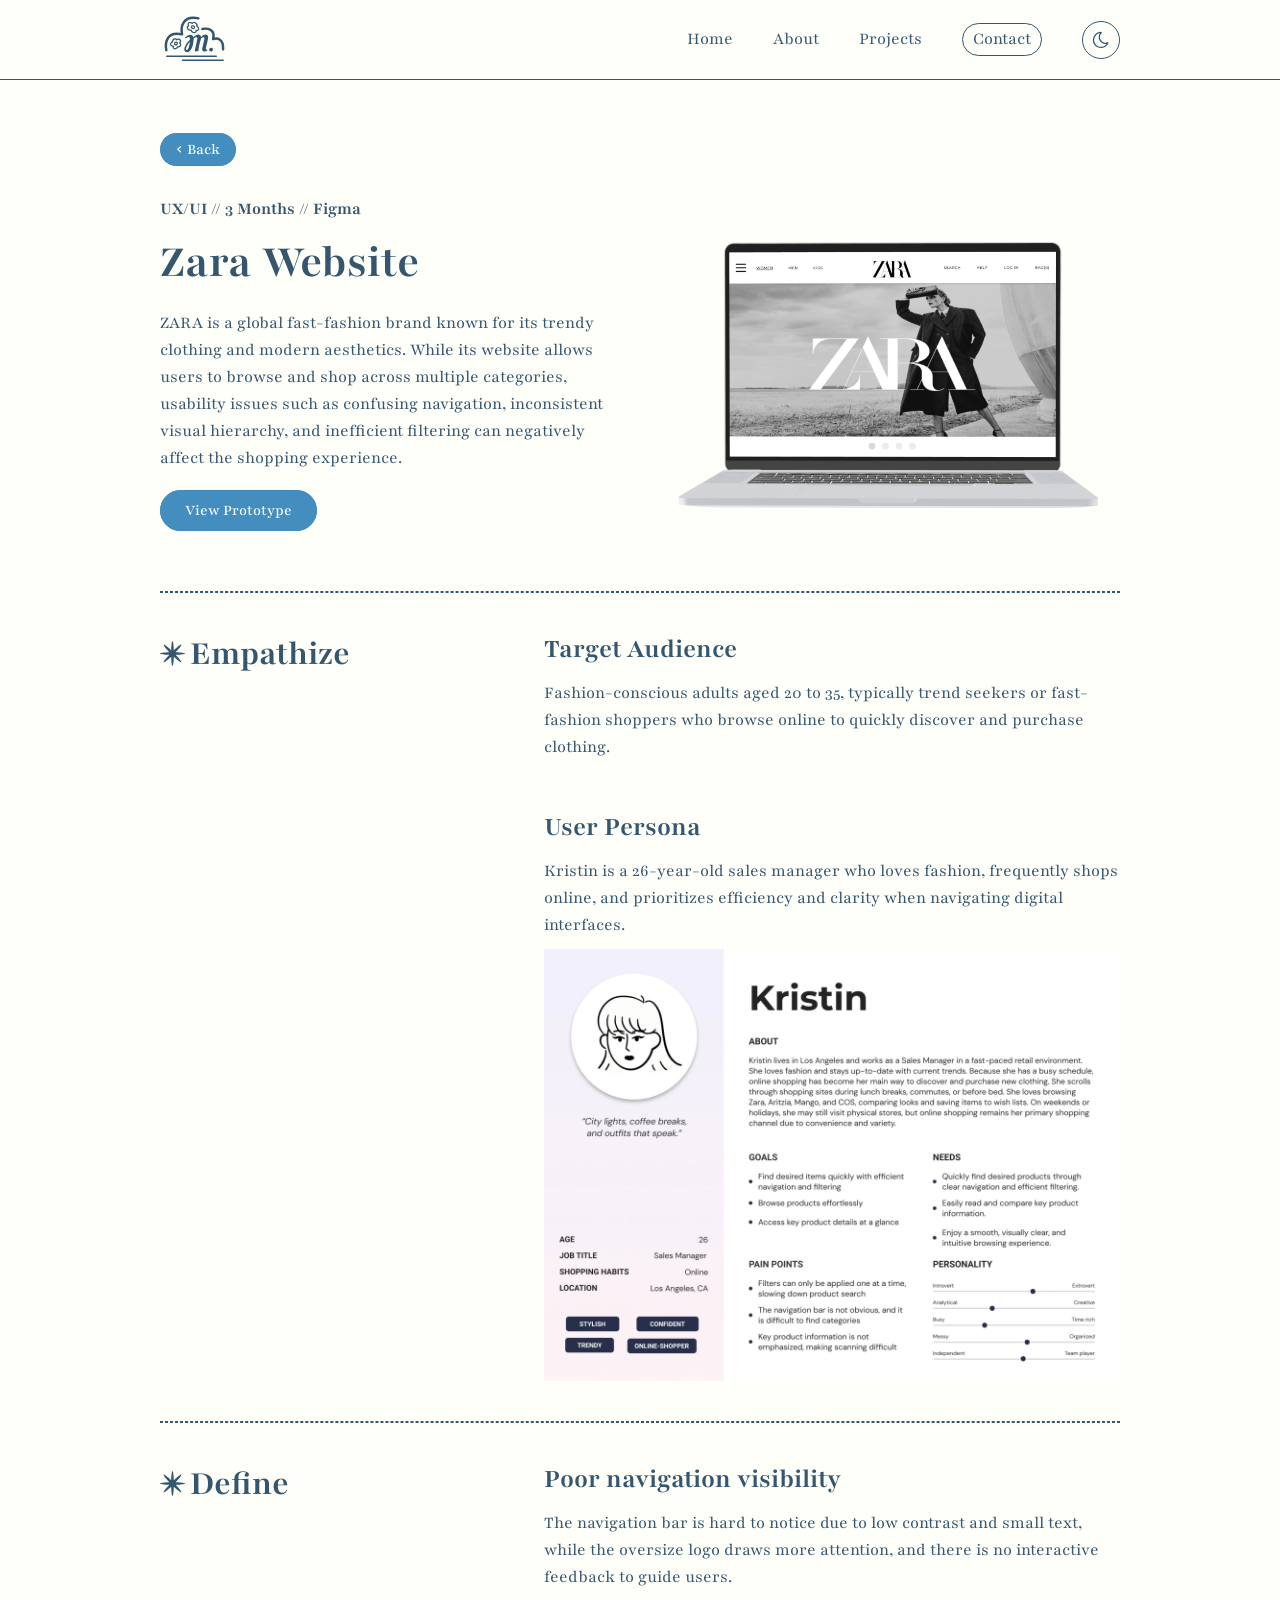
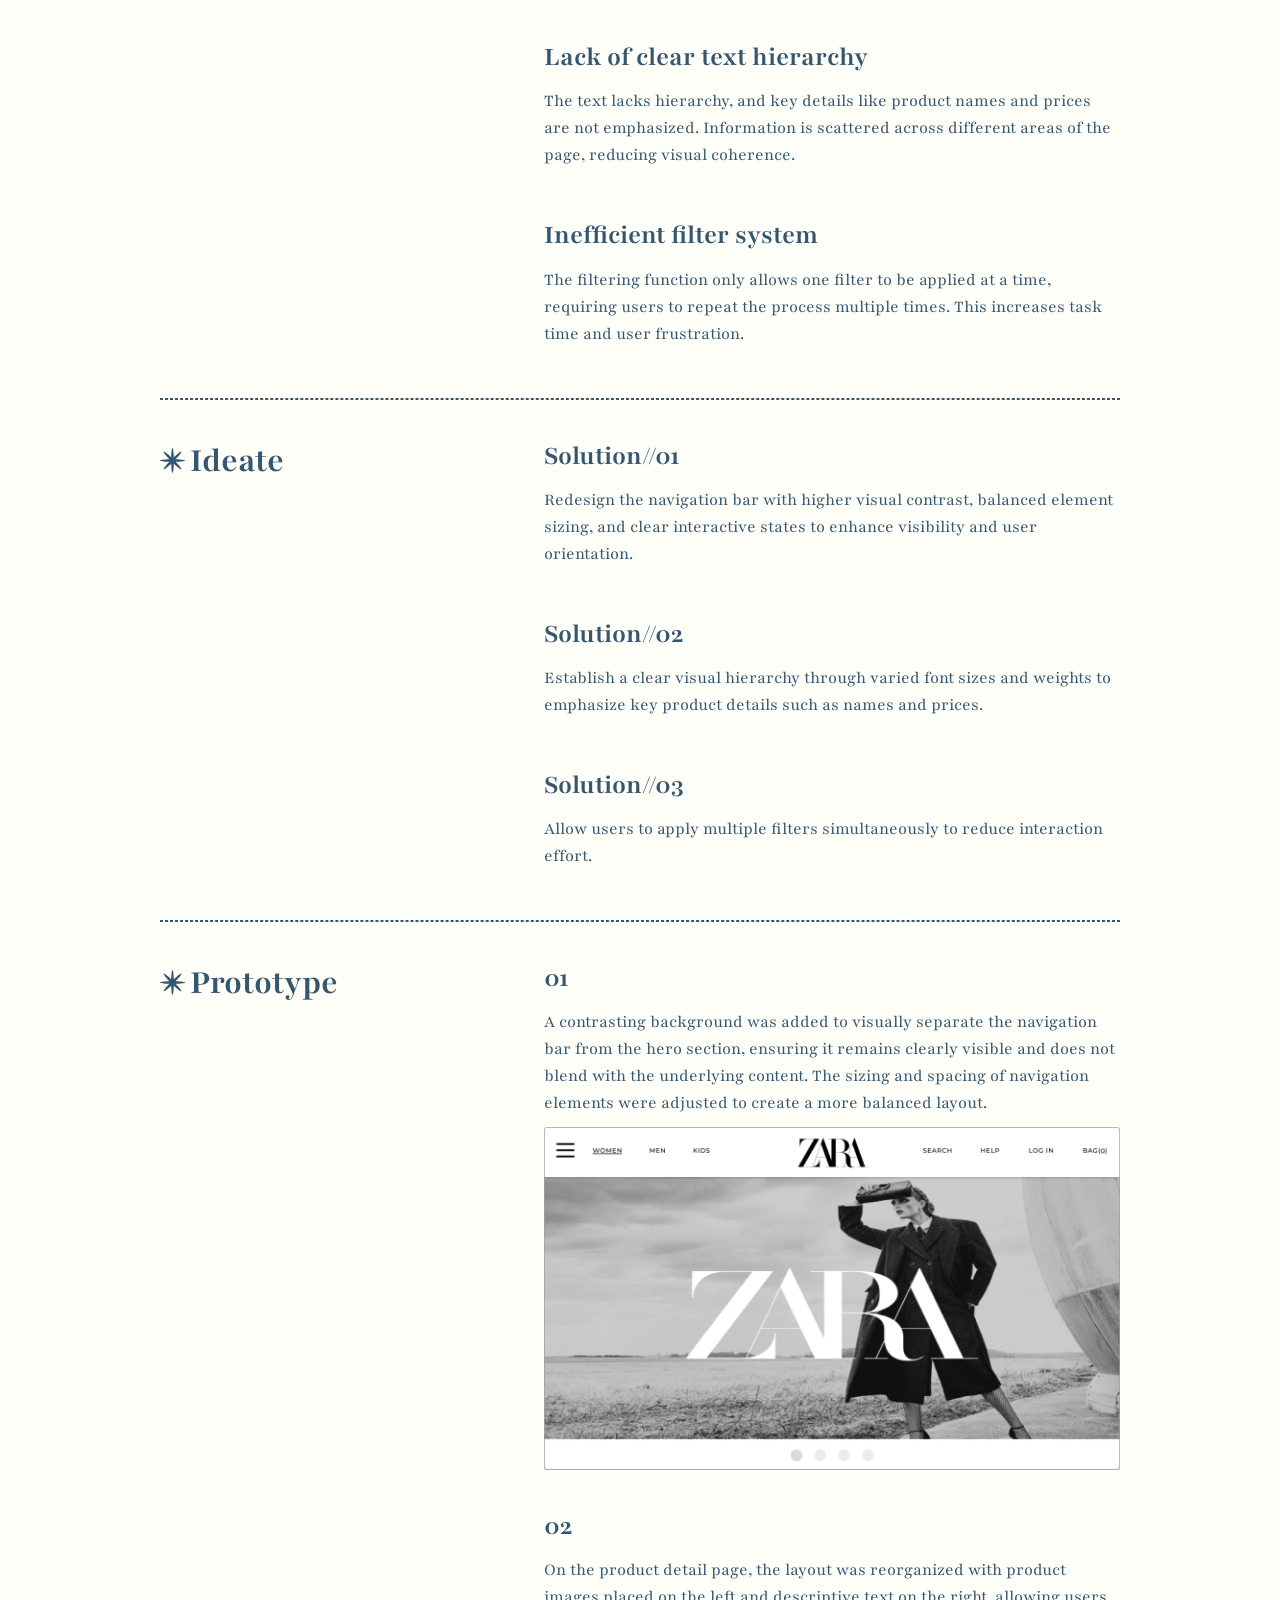
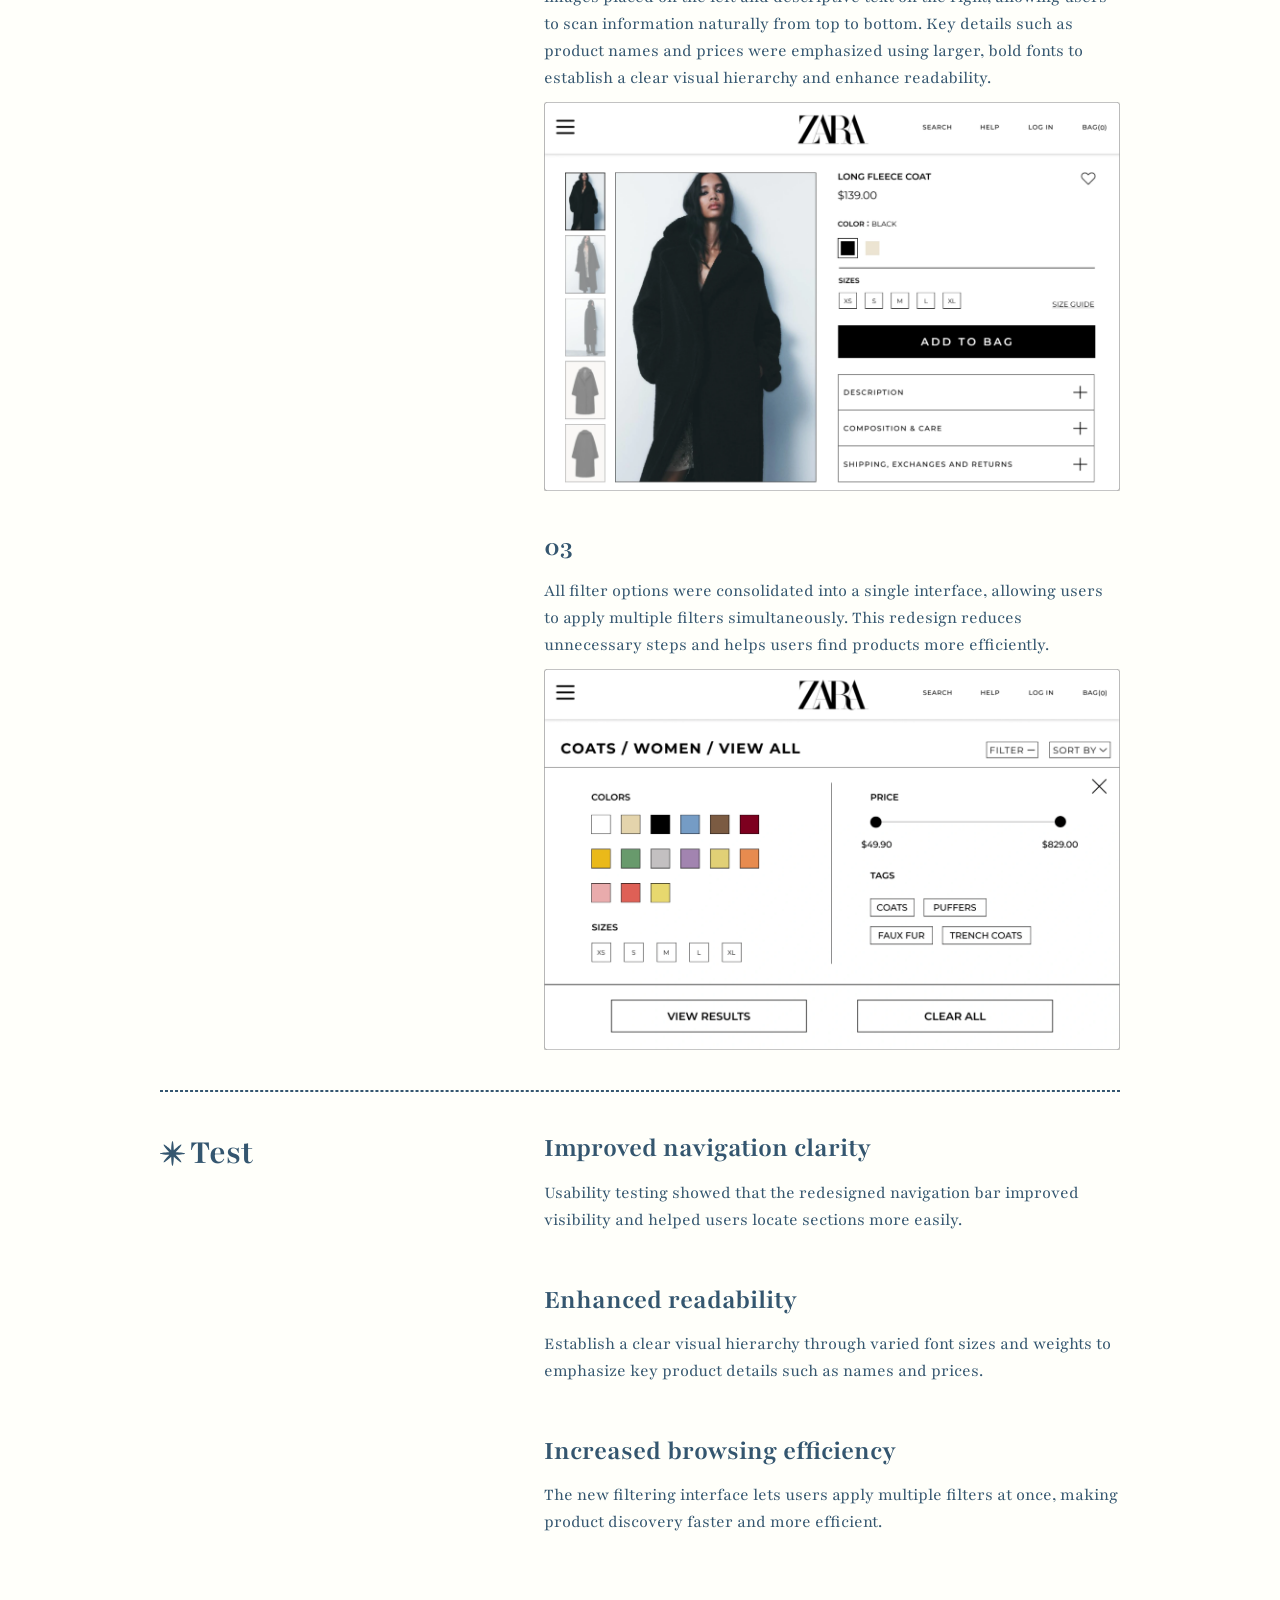
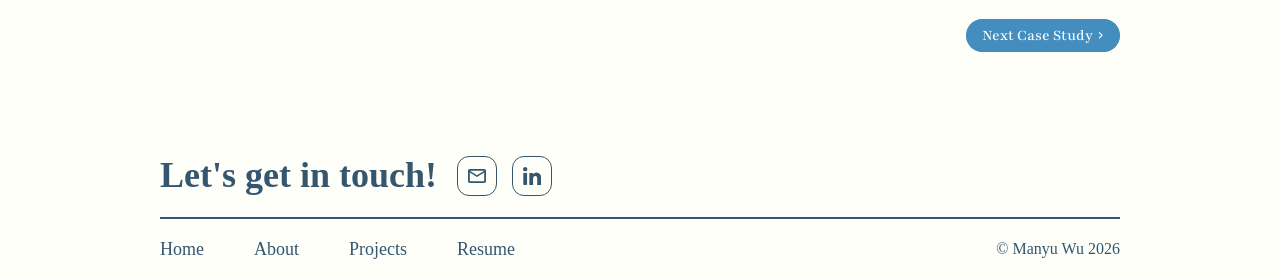
<file: zara-case-study.html>
<!DOCTYPE html>
<html lang="en">
<head>
    <meta charset="UTF-8">
    <meta name="viewport" content="width=device-width, initial-scale=1.0">
    <title>Zara Website Redesign</title>
    <link rel="stylesheet" href="normalize.css">
    <link rel="stylesheet" href="style.css">
</head>
<body>
    <header>
    <div class="navbar">
        <div class="container">
            <div class="nav_logo">
            <a href="index.html"><img src="images/logo-light.svg" alt="logo" class="logo"></a>
            </div>

            <div class="menu hidden">
                <a href="index.html" class="menuItem">Home</a>
                <a href="about.html" class="menuItem">About</a>
                <a href="projects.html" class="menuItem">Projects</a>
                <a href="mailto:mw3493@drexel.edu" class="menuItem2">Contact</a>

                <button type="button" id="themeToggle" class="theme-btn">
                    <img id="themeIcon" src="images/moon.svg" alt="theme icon">
                </button>
            </div>

            <div class="hamburger">
                <img src="images/menu-light.svg" alt="hamburger menu" class="menuIcon" width="55">
                <img src="images/close-light.svg" alt="close icon" class="closeIcon" width="55">
            </div>
        </div>
    </div>
    </header>

    <main class="case-study">
        <div class="back_btn">
            <a href="projects.html" class="sub_btn"><span class="arrow">&#8249;</span>Back</a>
        </div>
        <section class="overview">
            <div class="intro">
                <div class="intro_subtitle">
                    <h4>UX/UI // 3 Months // Figma</h4>
                </div>
                <div class="project_name">
                    <h1>Zara Website</h1>
                </div>
                <div>
                    <p>ZARA is a global fast-fashion brand known for its trendy clothing and modern aesthetics. While its website allows users to browse and shop across multiple categories, usability issues such as confusing navigation, inconsistent visual hierarchy, and inefficient filtering can negatively affect the shopping experience.</p>
                </div>
                <div class="prototype_button">
                    <a href="https://www.figma.com/proto/huCtBMfo4qWqqTX191EKk9/ZARA-Website-Prototypes?node-id=186-4539&t=37vaDUBNRuIp1ArC-1&scaling=scale-down&content-scaling=fixed&page-id=1%3A7" target="_blank" class="button">View Prototype</a>
                </div>
            </div>
            <div>
                <img
                    src="images/zara_mockup.webp"
                    srcset="
                        images/zara_mockup_small.webp 400w,
                        images/zara_mockup.webp 800w,
                        images/zara_mockup_large.webp 1200w"
                     sizes="(max-width: 600px) 100vw,
                    (max-width: 1200px) 50vw, 33vw"   
                        alt="zara mockup"
                        class="project_img"
                        loading="lazy">
            </div>
        </section>
            <hr class="divider_line">
            <section class="info-block">
                <div class="section_title2">
                    <span class="star_icon"><img src="images/decoration.svg" alt="star" class="star"></span>
                    <h2>Empathize</h2>
                </div>
                <div class="projectInfo">
                    <div class="info">
                        <h3>Target Audience</h3>
                        <p>Fashion-conscious adults aged 20 to 35, typically trend seekers or fast-fashion shoppers who browse online to quickly discover and purchase clothing.</p>
                    </div>

                    <div class="info">
                        <h3>User Persona</h3>
                        <p>Kristin is a 26-year-old sales manager who loves fashion, frequently shops online, 
                        and prioritizes ​​efficiency and clarity when navigating digital interfaces.</p>
                        <div>
                            <img
                                src="images/user_persona_zara_800.webp"
                                srcset="
                                    images/user_persona_zara_400.webp 400w,
                                    images/user_persona_zara_800.webp 800w,
                                    images/user_persona_zara_1200.webp 1200w"
                                sizes="(max-width: 600px) 100vw,
                                (max-width: 1200px) 50vw, 33vw"   
                                    alt="user persona"
                                    class="project_img"
                                    loading="lazy">
                        </div>
                    </div>
                </div>
            </section>
            <hr class="divider_line">
            <section class="info-block">
                <div class="section_title2">
                    <span class="star_icon"><img src="images/decoration.svg" alt="star" class="star"></span>
                    <h2>Define</h2>
                </div>
                <div class="projectInfo">
                    <div class="info">
                        <h3>Poor navigation visibility</h3>
                        <p>The navigation bar is hard to notice due to low contrast and small text, 
                        while the oversize logo draws more attention, and there is no interactive feedback to guide users.</p>
                    </div>
                    <div class="info">
                        <h3>Lack of clear text hierarchy</h3>
                        <p>The text lacks hierarchy, and key details like product names and prices are not emphasized. 
                        Information is scattered across different areas of the page, reducing visual coherence.</p>
                    </div>
                    <div class="info">
                        <h3>Inefficient filter system</h3>
                        <p>The filtering function only allows one filter to be applied at a time, 
                        requiring users to repeat the process multiple times. This increases task time and user frustration.</p>
                    </div>
                </div>
            </section>
            <hr class="divider_line">

            <section class="info-block">
                <div class="section_title2">
                    <span class="star_icon"><img src="images/decoration.svg" alt="star" class="star"></span>
                    <h2>Ideate</h2>
                </div>
                <div class="projectInfo">
                    <div class="info">
                        <h3>Solution//01</h3>
                        <p>Redesign the navigation bar with higher visual contrast, balanced element sizing, and clear interactive states to enhance visibility and user orientation.</p>
                    </div>
                    <div class="info">
                        <h3>Solution//02</h3>
                        <p>Establish a clear visual hierarchy through varied font sizes and weights to emphasize key product details such as names and prices.</p>
                    </div>
                    <div class="info">
                        <h3>Solution//03</h3>
                        <p>Allow users to apply multiple filters simultaneously to reduce interaction effort.</p>
                    </div>
                </div>
            </section>
            <hr class="divider_line">
            <section class="info-block">
                 <div class="section_title2">
                    <span class="star_icon"><img src="images/decoration.svg" alt="star" class="star"></span>
                    <h2>Prototype</h2>
                </div>
                <div class="projectInfo">
                    <div class="info">
                        <h3>01</h3>
                        <p>A contrasting background was added to visually separate the navigation bar from the hero section, 
                        ensuring it remains clearly visible and does not blend with the underlying content. 
                        The sizing and spacing of navigation elements were adjusted to create a more balanced layout.</p>
                        <div>
                            <img
                                src="images/solution1_800.webp"
                                srcset="
                                    images/solution1_400.webp 400w,
                                    images/solution1_800.webp 800w,
                                    images/solution1_1200.webp 1200w"
                                sizes="(max-width: 600px) 100vw,
                                (max-width: 1200px) 50vw, 33vw"   
                                    alt="redesign solution"
                                    class="project_img"
                                    loading="lazy">
                        </div>
                    </div>
                    <div class="info">
                        <h3>02</h3>
                        <p>On the product detail page, the layout was reorganized with product images placed on the left and descriptive text on the right, allowing users to scan information naturally from top to bottom. 
                        Key details such as product names and prices were emphasized using larger, bold fonts to establish a clear visual hierarchy and enhance readability.</p>
                        <div>
                            <img
                                src="images/solution2_800.webp"
                                srcset="
                                    images/solution2_400.webp 400w,
                                    images/solution2_800.webp 800w,
                                    images/solution2_1200.webp 1200w"
                                sizes="(max-width: 600px) 100vw,
                                (max-width: 1200px) 50vw, 33vw"   
                                    alt="redesign solution"
                                    class="project_img"
                                    loading="lazy">
                        </div>
                    </div>
                    <div class="info">
                        <h3>03</h3>
                        <p>All filter options were consolidated into a single interface, allowing users to apply multiple filters simultaneously. 
                        This redesign reduces unnecessary steps and helps users find products more efficiently.</p>
                        <div>
                            <img
                                src="images/solution3_800.webp"
                                srcset="
                                    images/solution3_400.webp 400w,
                                    images/solution3_800.webp 800w,
                                    images/solution3_1200.webp 1200w"
                                sizes="(max-width: 600px) 100vw,
                                (max-width: 1200px) 50vw, 33vw"   
                                    alt="redesign solution"
                                    class="project_img"
                                    loading="lazy">
                        </div>
                    </div>
                </div>
            </section>
            <hr class="divider_line">

            <section class="info-block">
                <div class="section_title2">
                    <span class="star_icon"><img src="images/decoration.svg" alt="star" class="star"></span>
                    <h2>Test</h2>
                </div>
                <div class="projectInfo">
                    <div class="info">
                        <h3>Improved navigation clarity</h3>
                        <p>Usability testing showed that the redesigned navigation bar improved visibility and helped users locate sections more easily.</p>
                    </div>
                    <div class="info">
                        <h3>Enhanced readability</h3>
                        <p>Establish a clear visual hierarchy through varied font sizes and weights to emphasize key product details such as names and prices.</p>
                    </div>
                    <div class="info">
                        <h3>Increased browsing efficiency</h3>
                        <p>The new filtering interface lets users apply multiple filters at once, making product discovery faster and more efficient.</p>
                    </div>
                </div>
            </section>

        <div class="case_study_link">
            <a href="airbnb-case-study.html" class="sub_btn">Next Case Study<span class="arrow2">&#8250;</span></a>
        </div>
    </main>

    <footer id="footer">
        <div class="contact">
            <div class="cta">
                <h2>Let's get in touch!</h2>
            </div>
            <div class="contact_info">
            <a href="mailto:mw3493@drexel.edu" class="contact_link">
            <img src="images/email.svg" alt="email" class="contact_icon" id="email">
            </a>

            <a href="https://www.linkedin.com/in/manyu-wu-b71215334/" class="contact_link" target="_blank">
            <img src="images/linkedin.svg" alt="linkedin" class="contact_icon" id="linkedin">
            </a>
            </div>
        </div>
        <hr>
        <div class="footer_text">
            <div class="footer_pages">
                <a href="index.html" class="pages">Home</a>
                <a href="about.html" class="pages">About</a>
                <a href="projects.html" class="pages">Projects</a>
                <a href="resume.html" class="pages">Resume</a>
                </div>
            <div class="small_text">
                <span class>&copy; Manyu Wu 2026</span>
            </div>
        </div>
    </footer>
    <script src="main.js"></script>
</body>
</html>
</file>
<file: style.css>
@font-face {
  font-family: 'Playfair';
  src: url("fonts/Playfair-VariableFont_opsz\,wdth\,wght.ttf") format("truetype");
  font-weight: 300 900;
  font-style: normal;
}

@font-face {
  font-family: 'Playfair';
  src: url("fonts/Playfair-Italic-VariableFont_opsz\,wdth\,wght.ttf") format("truetype");
  font-weight: 300 900;
  font-style: italic;
}

:root{
    --bg-color: #FFFFFA;
    --bg-dark-color:#151501;
    --font-border-color: #34566F;
    --font-border-dark-color: #8AA8BF;
    --button-color: #438EBF;
    --button-dark-color: #4D89B0;

    --large-h1: 3rem;
    --large-h2: 2.25rem;
    --large-h3: 1.75rem;
    --large-subheading: 1.5rem;
    --large-body: 1.125rem;
    --large-link: 1.125rem;

    --small-h1: 2.25rem;
    --small-h2: 1.75rem;
    --small-h3: 1.375rem;
    --small-subheading: 1.125rem;
    --small-body: 1rem;
    --small-link: 1.25rem;

    --font-size-button: 1rem;
    --font-size-label: 1rem;

    --font-main: "Playfair", "Times New Roman", serif;
    --font-arrow: system-ui, sans-serif;
    
    --mobile-margin: 24px;
    --tablet-margin: 48px;
    --laptop-margin: 72px;

    --line-height-p: 1.5;
}

*{
    box-sizing: border-box;
}
body{
    background-color: var(--bg-color);
    color: var(--font-border-color);
}
/* Dark Mode theme */
/* Base */
body.dark-mode {
    background-color: var(--bg-dark-color);
    color: var(--font-border-dark-color);
}
/* Navigation */
body.dark-mode .navbar {
    background-color: var(--bg-dark-color);
    border-bottom: 0.8px solid var(--font-border-dark-color);
}
body.dark-mode .menu {
    background-color: var(--bg-dark-color);
}
body.dark-mode .menuItem,
body.dark-mode .menuItem2,
body.dark-mode .pages,
body.dark-mode .slide_btn {
    color: var(--font-border-dark-color);
}
/* Buttons & Links */
body.dark-mode .button,
body.dark-mode .sub_btn {
    background-color: var(--button-dark-color);
    border-color: var(--button-dark-color);
}
/* clickable elements */
body.dark-mode .menuItem2,
body.dark-mode .theme-btn,
body.dark-mode .tag,
body.dark-mode .project_link,
body.dark-mode .contact_link,
body.dark-mode .link,
body.dark-mode .download {
    border-color: var(--font-border-dark-color);
    color: var(--font-border-dark-color);
}

/* Hover */
body.dark-mode .download:hover,
body.dark-mode .project_link:hover,
body.dark-mode .menuItem2:hover {
    background-color: var(--font-border-dark-color);
    color: var(--bg-dark-color);
}
/* Borders & Dividers */
body.dark-mode hr,
body.dark-mode .divider_line {
    border-color: var(--font-border-dark-color);
}
/* Images */
body.dark-mode .display_image {
    border-color: var(--font-border-dark-color);
}

body h1{
    font-size: var(--small-h1);
}

body h2{
    font-size: var(--small-h2);
}

body h3{
    font-size: var(--small-h3);
}
body h4{
    font-size: var(--small-subheading);
}
body p{
    font-size: var(--small-body);
    line-height: var(--line-height-p);
}
main{
    font-family: var(--font-main);
    margin: 0 var(--mobile-margin);
    padding-top: 120px;
}

hr{
    border: 0.5px solid var(--font-border-color);
    margin: 20px 0;
}
/* navigation */
.navbar{
    background-color: var(--bg-color);
    position: fixed;
    top: 0;
    width: 100%;
    z-index: 1;
    border-bottom: 0.8px solid var(--font-border-color);
}
.container{
    max-width: 90%;
    margin: auto;
    display: flex;
    flex-direction: row;
    align-items: center;
    justify-content: space-between;
    padding: 10px 0; 
}
.logo{
    width: 70px;
    vertical-align: middle;
}
.closeIcon{
    display: none;
}
.hamburger{
    cursor: pointer;
    display: flex;
    align-items: center;
}
.menuItem, .menuItem2{
    text-decoration:none;
    color:var(--font-border-color);
    font-family:var(--font-main);
    font-size:var(--small-link);
}
.menuItem2{
    border:1px solid var(--font-border-color);
    border-radius:20px;
    padding:5px 10px;
}
.menuItem2:hover{
    background-color: var(--font-border-color);
    color: white;
}
.menuItem:hover{
    text-decoration: underline;
}
.menu{
    list-style: none;
    background-color: var(--bg-color);
    position: absolute;
    top: 79.8px;
    right: 0;
    width: 100%;
    height: 100vh;
    display: flex;
    flex-direction: column;
    align-items: center;
    gap: 55px;
    padding: 110px 0 0;
    margin: 0;
    transition: opacity 0.2s ease-in-out;
}
.hidden{
    opacity: 0;
    visibility: hidden;
}
.theme-btn {
    background: none;
    border: 1px solid var(--font-border-color);
    border-radius: 50px;
    cursor: pointer;
    display: flex;
    align-items: center;
    justify-content: center;
    padding: 10px;
}
.theme-btn img {
    width: 25px;
    height: 25px;
}

/* hero section */
.hero_img img{
    width: 100%;
    height: auto;
}
.hero_img{
    margin: 30px 0 0;
}
.hero_intro{
    display: flex;
    flex-direction: column;
    gap: 20px;
    margin-bottom: 70px;
}
.hero_subtitle{
    display: flex;
    align-items: center;
    gap: 5px;
}
.hero_subtitle h2{
    margin: 0;
}
.star{
    width: 20px;
    vertical-align: middle;
}
.text_area h1{
    margin: 10px 0;
}
.text_area p{
    margin-top: 15px;
    font-size: var(--small-subheading);
}
.hero_button{
    margin: 35px 0 0;
}
.button{
    text-decoration: none;
    color: white;
    border-radius: 30px;
    padding: 10px 24px;
    background-color: var(--button-color);
    border: 1px solid var(--button-color);
    font-size: var(--font-size-button);
    font-weight: 500;
}
/* project section */
.section_title{
    display: flex;
    justify-content: center;
    align-items: center;
    gap: 5px;
}
.section_title h2{
    margin: 0;
}
.image_block{
    display: flex;
    justify-content: center;
    align-items: center;
}
.display_image{
    max-width:100%;
    height:auto;
    margin: 25px 0 0;
    border-radius: 10px;
    border: 1px solid var(--font-border-color);
}
.text_block{
    margin: 20px 0 0;
}
.text_block h2{
    margin: 20px 0;
}
.text_block p{
    margin: 20px 0 60px;
    text-wrap: pretty;
}
.tags{
    display: flex;
    gap: 7px;
    flex-wrap: wrap;
    margin: 5px 0;
}
.tag{
    font-size: var(--font-size-label);
    border: 1px solid var(--font-border-color);
    padding: 3px 15px;
    border-radius: 15px;
    margin: 0;
}
.project_link{
    text-decoration: none;
    color: var(--font-border-color);
    border: 1px solid var(--font-border-color);
    padding: 15px 0;
    display: block;
    width: 100%;
    text-align: center;
    font-weight: 500;
}
.project_link:hover{
    color: white;
    background-color: var(--font-border-color);
}
.divider_line{
    border: 0.5px dashed var(--font-border-color);
    margin: 30px 0 0;
}
.project_btn{
    margin: 40px 0 0;
    display: flex;
    justify-content: center;
}
/* footer */
#footer{
    margin: 70px var(--mobile-margin) 0;
    padding-bottom: 20px;
}
#footer h2{
    margin: 0;
}
.contact{
    display: flex;
    align-items: center;
    justify-content: space-between;
    margin: 0;
}
.contact_info{
    display: flex;
    gap: 15px;
}
.contact_link{
    text-decoration: none;
    width: 40px;
    height: 40px;
    border: 1.5px solid var(--font-border-color);
    border-radius: 12px;
    display: flex;                  
    align-items: center;
    justify-content: center;
}
.contact_icon{
    width: 45%;
}
.footer_pages{
    display: grid;
    grid-template-columns: repeat(4, 1fr);
    justify-items: center;
}
.pages{
    text-decoration: none;
    font-size: var(--small-subheading);
    color: var(--font-border-color);
}
.pages:hover{
    text-decoration: underline;
}
.small_text{
    margin: 20px 0 0;
    text-align: center;
}
/* about page */
.about_title{
    display: flex;
    align-items: center;
    gap: 5px;
}
.about_title h2{
    margin: 0;
}
.selfie{
    margin: 60px 0;
}
.selfie_photo{
    width: 100%;
    height: auto;
}
.intro_paragraphs h3{
    margin: 15px 0 20px;
}
.intro_paragraphs p{
    margin: 20px 0 0;
}
.resume{
    margin: 40px 0 0;

}
/* case study page */
.back_btn{
    margin-bottom: 40px;
}
.sub_btn{
    text-decoration: none;
    color: white;
    border-radius: 30px;
    padding: 6px 15px;
    background-color: var(--button-color);
    font-size: var(--font-size-button);
    border: 1px solid var(--button-color);
    font-weight: 500;
}
.arrow{
    margin-right: 5px;
}
.arrow2{
    margin-left: 5px;
}
.arrow, .arrow2{
    font-family: var(--font-arrow);
}
.project_name h1{
    margin: 15px 0 20px;
}
.intro_subtitle h4{
    font-size: var(--small-subheading);
    margin: 0;
}
.case-study h3{
    margin: 15px 0;
}
.case-study p{
    margin: 0;
}
.info{
    margin-bottom: 30px;
}
.project_img{
    width: 100%;
    height: auto;
    display: block;
    margin-top: 10px;
}
.prototype_button{
    margin: 40px 0 55px;
}
.section_title2{
    display: flex;
    align-items: center;
    gap: 5px;
    margin: 25px 0;
}
.section_title2 h2{
    margin: 0;
}
.case_study_link{
    text-align: right;
    margin: 50px 0 0;
}
/* slideshow */
.demo_video {
    position: relative;
    width: 100%;
    max-width: 300px;
    margin: 0 auto;
}
.slider video {
    width: 100%;
    border-radius: 20px;
    display: none;
}
.slider video:first-child {
    display: block;
}
.navBtn {
    margin-top: 10px;
    font-family: var(--font-arrow);
}
.slide_btn {
    position: absolute;
    top: 50%;
    transform: translateY(-50%);
    border: none;
    background: none;
    font-size: 65px;
    cursor: pointer;
    color: var(--font-border-color);
}
.prev_btn {
    left: -35px;
}
.next_btn {
    right: -35px; 
}
/* resume */
.line{
    margin: 30px 0;
    border-style: dashed;
}
.resume_page{
    padding: 100px 0 0;
    margin: 0 var(--mobile-margin);
}

.hero2{
    display: flex;
    flex-direction: column;
    gap: 25px;
}
.resume_page h1,
.resume_page h2,
.resume_page h3,
.resume_page p{
    margin: 0;
}
.self_introduction{
    font-size: var(--small-subheading);
    font-weight: 600;
    margin-top: 10px;
    display: flex;
    flex-direction: column;
    gap: 10px;
}
.contactInfo,
.resumeInfo{
    display: flex;
    flex-direction: column;
    gap: 10px;
    font-weight: 500;
}
.contactInfo a{
    text-decoration: none;
    color: var(--font-border-color);
}
.download_btn{
    margin: 10px auto 30px;
    text-align: center;
}
.download{
    text-decoration: none;
    color: var(--font-border-color);
    border: 1px solid var(--font-border-color);
    border-radius: 20px;
    padding: 10px 25px;
    text-align: center;
    font-weight: 500;
}
.download:hover{
    color: white;
    background-color: var(--font-border-color);
}

.resume_section{
    display: flex;
    flex-direction: column;
    gap: 20px;
    padding-bottom: 30px;
}
.item-top{
    display: flex;
    flex-direction: column;
    gap: 10px;
    font-size: var(--small-subheading);
    font-weight: 500;
    padding-bottom: 20px;
}
ul{
    padding-left: 15px;
    display: flex;
    flex-direction: column;
    gap: 20px;
    margin: 0;
}
.experience_item p{
    font-size: var(--small-subheading);
}
.experience_item{
    display: flex;
    flex-direction: column;
    gap: 15px;
    padding-bottom: 30px;
}
.skills-group{
    padding-bottom: 20px;
}
@media screen and (min-width: 768px) {
    .menu{
        gap: 80px;
        padding-top: 180px;
    }
    main{
        margin: 0 var(--tablet-margin);
        padding-top: 130px;
    }
    hr{
        margin: 20px 0;
    }
    .hero_intro{
        display: flex;
        flex-direction: row;
        align-items: center;
        justify-content: space-between;
    }
    .hero_img{
        margin: 0;
    }
    .section_title{
        margin-bottom: 40px;
    }
    .tags{
        margin: 0;
    }
    .case_study{
        display: flex;
        gap: 25px;
    }
    .text_block{
        margin: 0;
        display: flex;
        flex-direction: column;
    }
   .case_study_btn{
        margin-top: auto;
   }
    .text_block p{
        margin: 0;
    }
    .text_block h2{
        margin: 10px 0;
    }
    .display_image{
        width: 850px;
        height: auto;
        margin: 0;
    }
    .divider_line{
        margin: 30px 0;
    }
    .project_btn{
        margin-top: 60px;
    }
    #footer{
        margin: 110px var(--tablet-margin) 0;
    }
    .contact{
        justify-content: flex-start; 
        gap: 20px;                  
    }
    .footer_text{
        display: flex;
        align-items: center;
        justify-content: space-between;
    }
    .footer_pages{
        display: flex;
        justify-content: flex-start; 
        gap: 50px;  
    }
    .small_text{
        margin: 0;
    }
    /* about page */
    .about{
        display: grid;
        grid-template-columns: repeat(2, auto);
        gap: 50px;
    }
    .about_me{
        display: flex;
        flex-direction: column;
    }
    .intro_paragraphs h3{
        margin: 20px 0;
    }
    /* case study page */
    .overview{
        display: grid;
        grid-template-columns: repeat(2, 1fr);
        gap: 40px;
        align-items: center;
    }
    .prototype_button{
        margin: 30px 0;
    }
    .info-block{
        display: grid;
        grid-template-columns: 1fr 1.5fr;
        align-items:flex-start;
    }
    .project_img{
        margin: 0;
    }
    .section_title2{
        margin: 0;
    }
    .projectInfo{
        display: flex;
        flex-direction: column;
        gap: 40px;
    }
    .projectInfo h3{
        margin-top: 0;
    }
    .info{
        margin-bottom: 0;
    }
    .info p{
        margin-bottom: 10px;
    }
    .case_study_link{
        margin-top: 80px ;
    }
    .prev_btn {
        left: -50px;
    }
    .next_btn {
        right: -50px; 
    }
    /* resume */
    .line{
        margin: 40px 0;
    }
    .resume_page{
        margin: 0 var(--tablet-margin);
        padding-top: 130px;
    }
    .hero2{
        display: grid;
        grid-template-columns: 1.5fr 1fr;
        align-items: center;
        justify-items: center;
    }
    .contactInfo{
        gap: 10px;
        margin-left: auto; 
    }
    .self_introduction{
        margin-top: 0;
    }
    .resume_section{
        display: grid;
        grid-template-columns: repeat(2, 1fr);
        padding-bottom: 50px;
    }
    .skills-group{
        padding-bottom: 0;
    }
    .experience_item{
        padding-bottom: 0;
    }
    .download_btn{
        margin: 0 auto 50px;
    }
    .right{
        display: flex;
        flex-direction: column;
        gap: 30px;
    }
    .item-top{
        padding-bottom: 0;
    }
    ul{
        padding-top: 15px;
    }
}
@media screen and (min-width: 1024px) {
    .container{
        max-width: 85%;
    }
    body h1{
        font-size: var(--large-h1);
    }
    body h2{
        font-size: var(--large-h2);
    }
    body h3{
        font-size: var(--large-h3);
    }
    body p{
        font-size: var(--large-body);
    }
    .hamburger{
        display: none;
    }
    .menu{
        position: static;          
        width: auto;
        height: auto;
        display: flex;
        flex-direction: row;
        gap: 40px;
        padding: 0;
        opacity: 1;              
        visibility: visible;
        transform: none;
        transition: none;
    }
    .menuItem, .menuItem2{
        font-size: var(--large-link);
    }
    .theme-btn{
        padding: 8px;
    }
    .theme-btn img {
        width: 20px;
        height: 20px;
    }
    main{
        margin: 0 var(--laptop-margin);
        padding-top: 140px;
    }
    .star{
        width: 25px;
        height: auto;
    }
    .hero_intro{
        margin-bottom: 90px;
    }
    .text_area{
        max-width: 700px;
    }
    .text_area p{
        font-size: var(--large-subheading);
    }
    #footer{
        margin: 100px var(--laptop-margin) 0;
    }
    /* about page */
    .about{
        margin-bottom: 120px;
    }
    .intro_paragraphs h3{
        margin: 25px 0;
    }
    .intro_paragraphs p{
        margin: 25px 0 0;
    }
    .selfie_photo{
        width: 100%;
        height: auto;
        max-width: 400px;
    }
    /* resume */
    .line{
        margin: 50px 0;
    }
    .resume_page{
        margin: 0 var(--laptop-margin);
        padding-top: 130px;
    }
    .resume_section{
        padding-bottom: 65px;
    }
}
@media screen and (min-width: 1200px) {
    .container{
        max-width: 75%;
    }
    main{
        margin: 0 auto;
        max-width: 75%;
    }
    .hero_img{
        width: 400px;
    }
    .hero_intro{
        gap: 50px;
    }
    .text_area h1{
        margin: 10px 0;
    }
    .hero_button{
        margin: 50px 0 0;
    }
    .section_title{
        margin: 0 0 50px;
    }
    .text_block h2{
        margin: 20px 0 30px;
    }
    .project_btn{
        margin: 80px 0 0;
    }
    .divider_line{
        margin: 40px 0;
    }
    #footer{
        max-width: 75%;
        margin: 110px auto 0;
    }
    /* about page */
    .about{
        gap: 100px;
    }
    .intro_paragraphs p{
        margin: 30px 0 0;
    }
    .selfie_photo{
        width: 350px;
    }
    /* case study page */
    .overview{
        padding-bottom: 0;
    }
    /* resume */
    .resume_page{
        margin: 0 auto;
        padding-top: 150px;
        max-width: 75%;
    }
}
</file>
